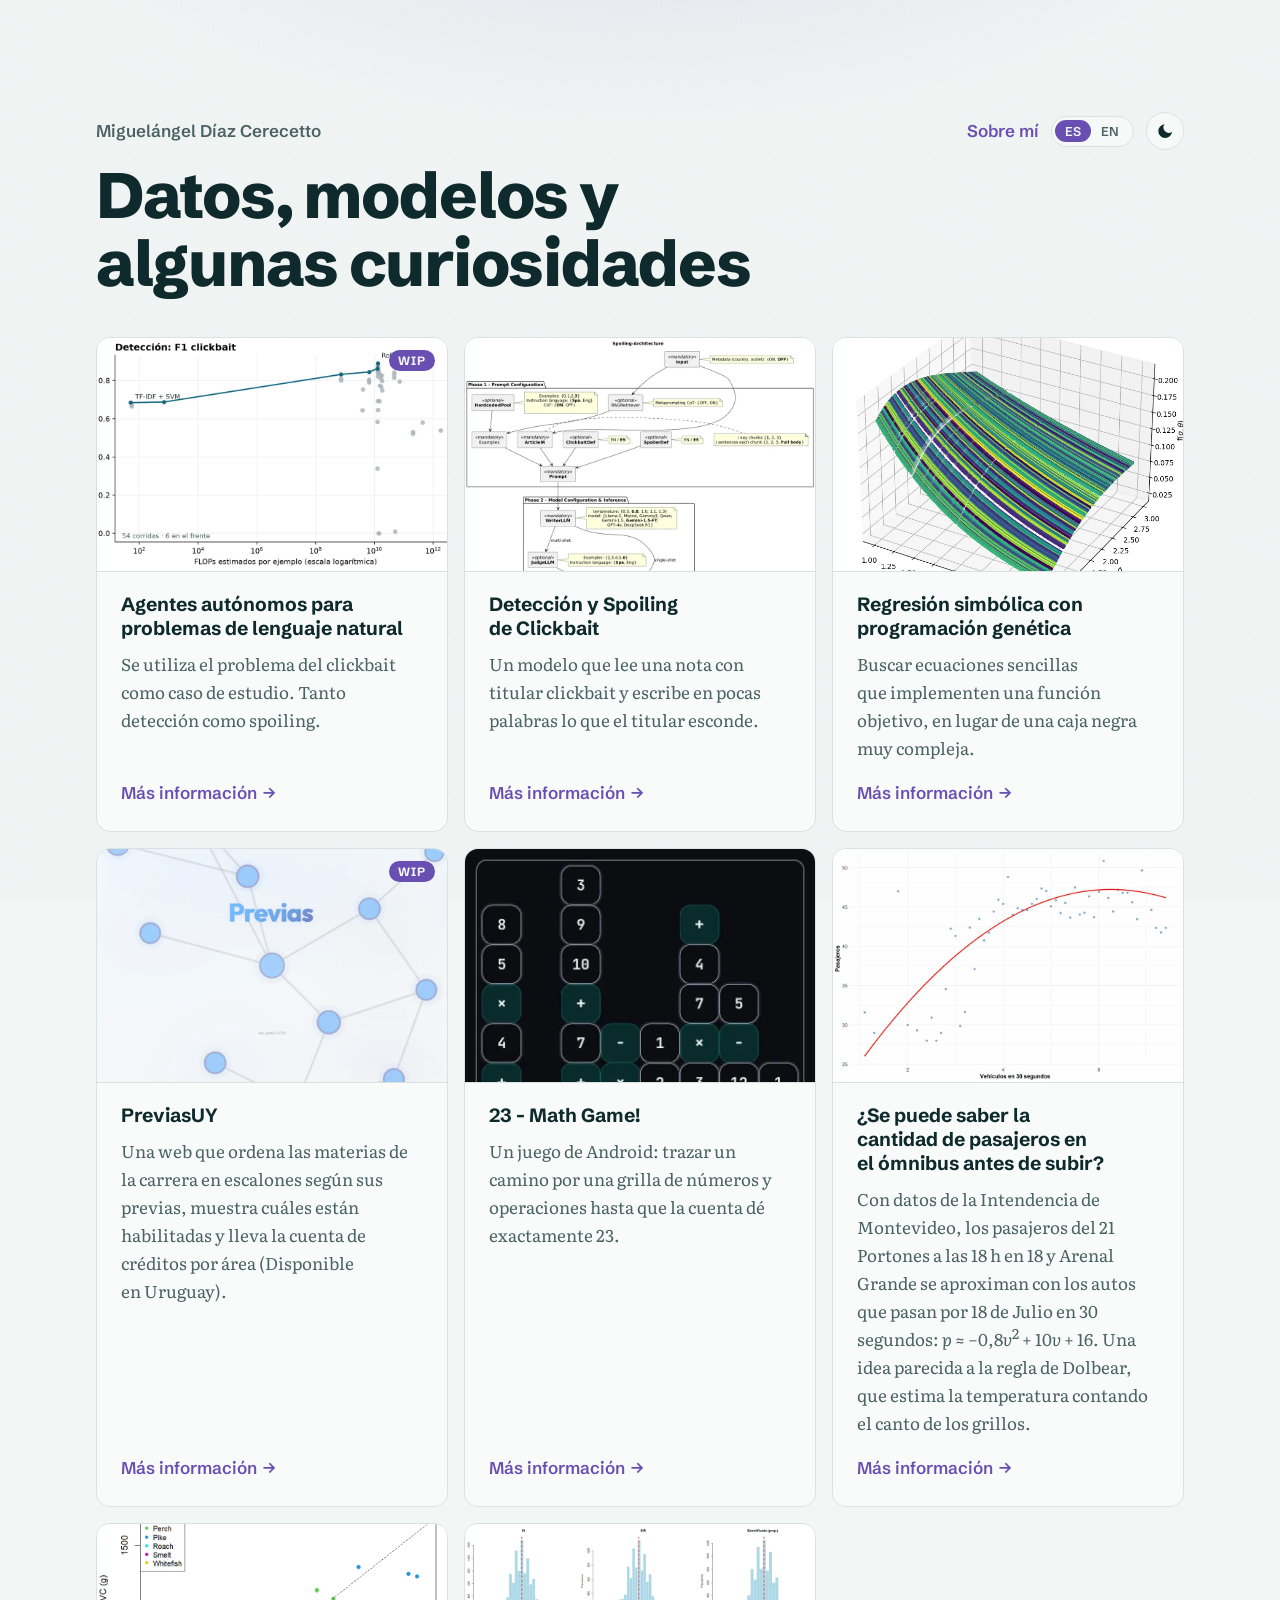
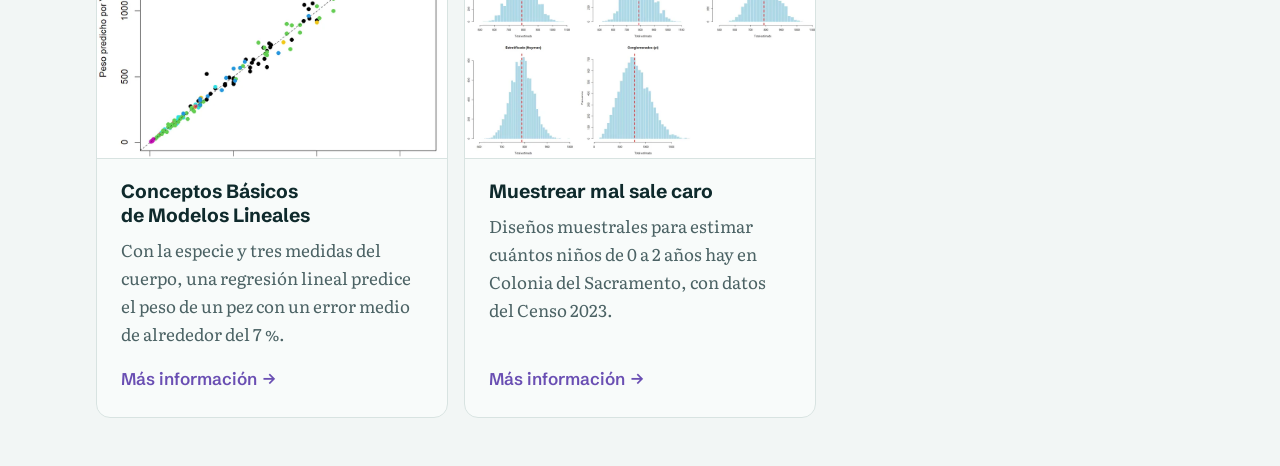
<file: index.html>
<!doctype html>
<html lang="es">
<head>
  <meta charset="utf-8">
  <meta name="viewport" content="width=device-width, initial-scale=1">
  <title>Miguelángel Díaz Cerecetto: datos, modelos y algunas curiosidades</title>
  <link rel="preconnect" href="https://fonts.googleapis.com">
  <link rel="preconnect" href="https://fonts.gstatic.com" crossorigin>
  <link rel="stylesheet" href="https://fonts.googleapis.com/css2?family=Literata:ital,opsz,wght@0,7..72,400..700;1,7..72,400..700&family=Schibsted+Grotesk:wght@400..900&display=swap">
  <link rel="alternate" hreflang="en" href="en/index.html">
  <link rel="stylesheet" href="styles.css">
  <script src="tema.js"></script>
</head>
<body>
  <header>
    <nav class="barra">
      <p class="autor">Miguelángel Díaz Cerecetto</p>
      <div class="acciones">
        <a href="sobre_mi.html">Sobre mí</a>
        <div class="idioma" role="group" aria-label="Idioma / Language"><a href="index.html" lang="es" hreflang="es" aria-current="page">ES</a><a href="en/index.html" lang="en" hreflang="en">EN</a></div>
        <button class="cambiar-tema" type="button" aria-label="Cambiar tema"><svg class="icono-luna" viewBox="0 0 24 24" aria-hidden="true"><path d="M21 12.8A9 9 0 1 1 11.2 3a7 7 0 0 0 9.8 9.8z"/></svg><svg class="icono-sol" viewBox="0 0 24 24" aria-hidden="true"><circle cx="12" cy="12" r="4.2"/><path d="M12 2v2.2M12 19.8V22M4.9 4.9l1.6 1.6M17.5 17.5l1.6 1.6M2 12h2.2M19.8 12H22M4.9 19.1l1.6-1.6M17.5 6.5l1.6-1.6"/></svg></button>
      </div>
    </nav>
    <h1>Datos, modelos y algunas curiosidades</h1>
  </header>

  <main>
    <article id="agentes">
      <img src="img/agentes.webp" alt="Frente de Pareto de calidad contra costo de cómputo en la detección de clickbait" width="960" height="640" loading="lazy">
      <h2>Agentes autónomos para problemas de lenguaje natural <span class="wip">WIP</span></h2>
      <p>Se utiliza el problema del clickbait como caso de estudio. Tanto detección como spoiling.</p>
      <p><a href="https://diazcerecetto.github.io/clickbait/">Más información</a></p>
    </article>

    <article id="spoilers">
      <img src="img/spoilers.webp" alt="Diagrama del sistema de generación de spoilers presentado en IberLEF 2025" width="960" height="640" loading="lazy">
      <h2>Detección y Spoiling de Clickbait</h2>
      <p>Un modelo que lee una nota con titular clickbait y escribe en pocas palabras lo que el titular esconde.</p>
      <p><a href="https://ceur-ws.org/Vol-4098/TA1C_paper1.pdf">Más información</a></p>
    </article>

    <article id="regresion">
      <img src="img/regresion.webp" alt="Superficie tridimensional de una ecuación del benchmark Feynman" width="675" height="450" loading="lazy">
      <h2>Regresión simbólica con programación genética</h2>
      <p>Buscar ecuaciones sencillas que implementen una función objetivo, en lugar de una caja negra muy compleja.</p>
      <p><a href="https://hdl.handle.net/20.500.12008/48506">Más información</a></p>
    </article>

    <article id="previas">
      <img src="img/previas.webp" alt="Portada de previas.uy, con un grafo de materias de fondo" width="960" height="640" loading="lazy">
      <h2>PreviasUY<span class="wip">WIP</span></h2>
      <p>Una web que ordena las materias de la carrera en escalones según sus previas, muestra cuáles están habilitadas y lleva la cuenta de créditos por área (Disponible en Uruguay).</p>
      <p><a href="https://previas.uy">Más información</a></p>
    </article>

    <article id="juego23">
      <!-- Más adelante: versión web jugable en esta página. -->
      <img src="img/juego23.webp" alt="Grilla de números y operaciones del juego 23" width="720" height="480" loading="lazy">
      <h2>23 - Math Game!</h2>
      <p>Un juego de Android: trazar un camino por una grilla de números y operaciones hasta que la cuenta dé exactamente 23.</p>
      <p><a href="https://play.google.com/store/apps/details?id=com.twentythree.app">Más información</a></p>
    </article>

    <article id="omnibus">
      <img src="img/omnibus.webp" alt="Pasajeros según vehículos contados en 30 segundos, con el ajuste cuadrático" width="960" height="640" loading="lazy">
      <h2>¿Se puede saber la cantidad de pasajeros en el ómnibus antes de subir?</h2>
      <p>Con datos de la Intendencia de Montevideo, los pasajeros del 21 Portones a las 18&nbsp;h en 18 y Arenal Grande se aproximan con los autos que pasan por 18 de Julio en 30 segundos: <var>p</var> ≈ −0,8<var>v</var><sup>2</sup> + 10<var>v</var> + 16. Una idea parecida a la regla de Dolbear, que estima la temperatura contando el canto de los grillos.</p>
      <p><a href="https://github.com/DiazCerecetto/EstadisticaDescriptiva25/blob/main/docs/Poster.png">Más información</a></p>
    </article>

    <article id="peces">
      <img src="img/peces.webp" alt="Peso observado contra peso predicho por validación cruzada, coloreado por especie" width="960" height="640" loading="lazy">
      <h2>Conceptos Básicos de Modelos Lineales</h2>
      <p>Con la especie y tres medidas del cuerpo, una regresión lineal predice el peso de un pez con un error medio de alrededor del 7&nbsp;%.</p>
      <p><a href="https://github.com/DiazCerecetto/Biometria-peces-R">Más información</a></p>
    </article>

    <article id="muestreo">
      <img src="img/muestreo.webp" alt="Distribuciones empíricas del estimador del total en cada diseño muestral" width="960" height="640" loading="lazy">
      <h2>Muestrear mal sale caro</h2>
      <p>Diseños muestrales para estimar cuántos niños de 0 a 2 años hay en Colonia del Sacramento, con datos del Censo 2023.</p>
      <p><a href="https://github.com/DiazCerecetto/muestreo-hogares">Más información</a></p>
    </article>
  </main>
</body>
</html>
</file>
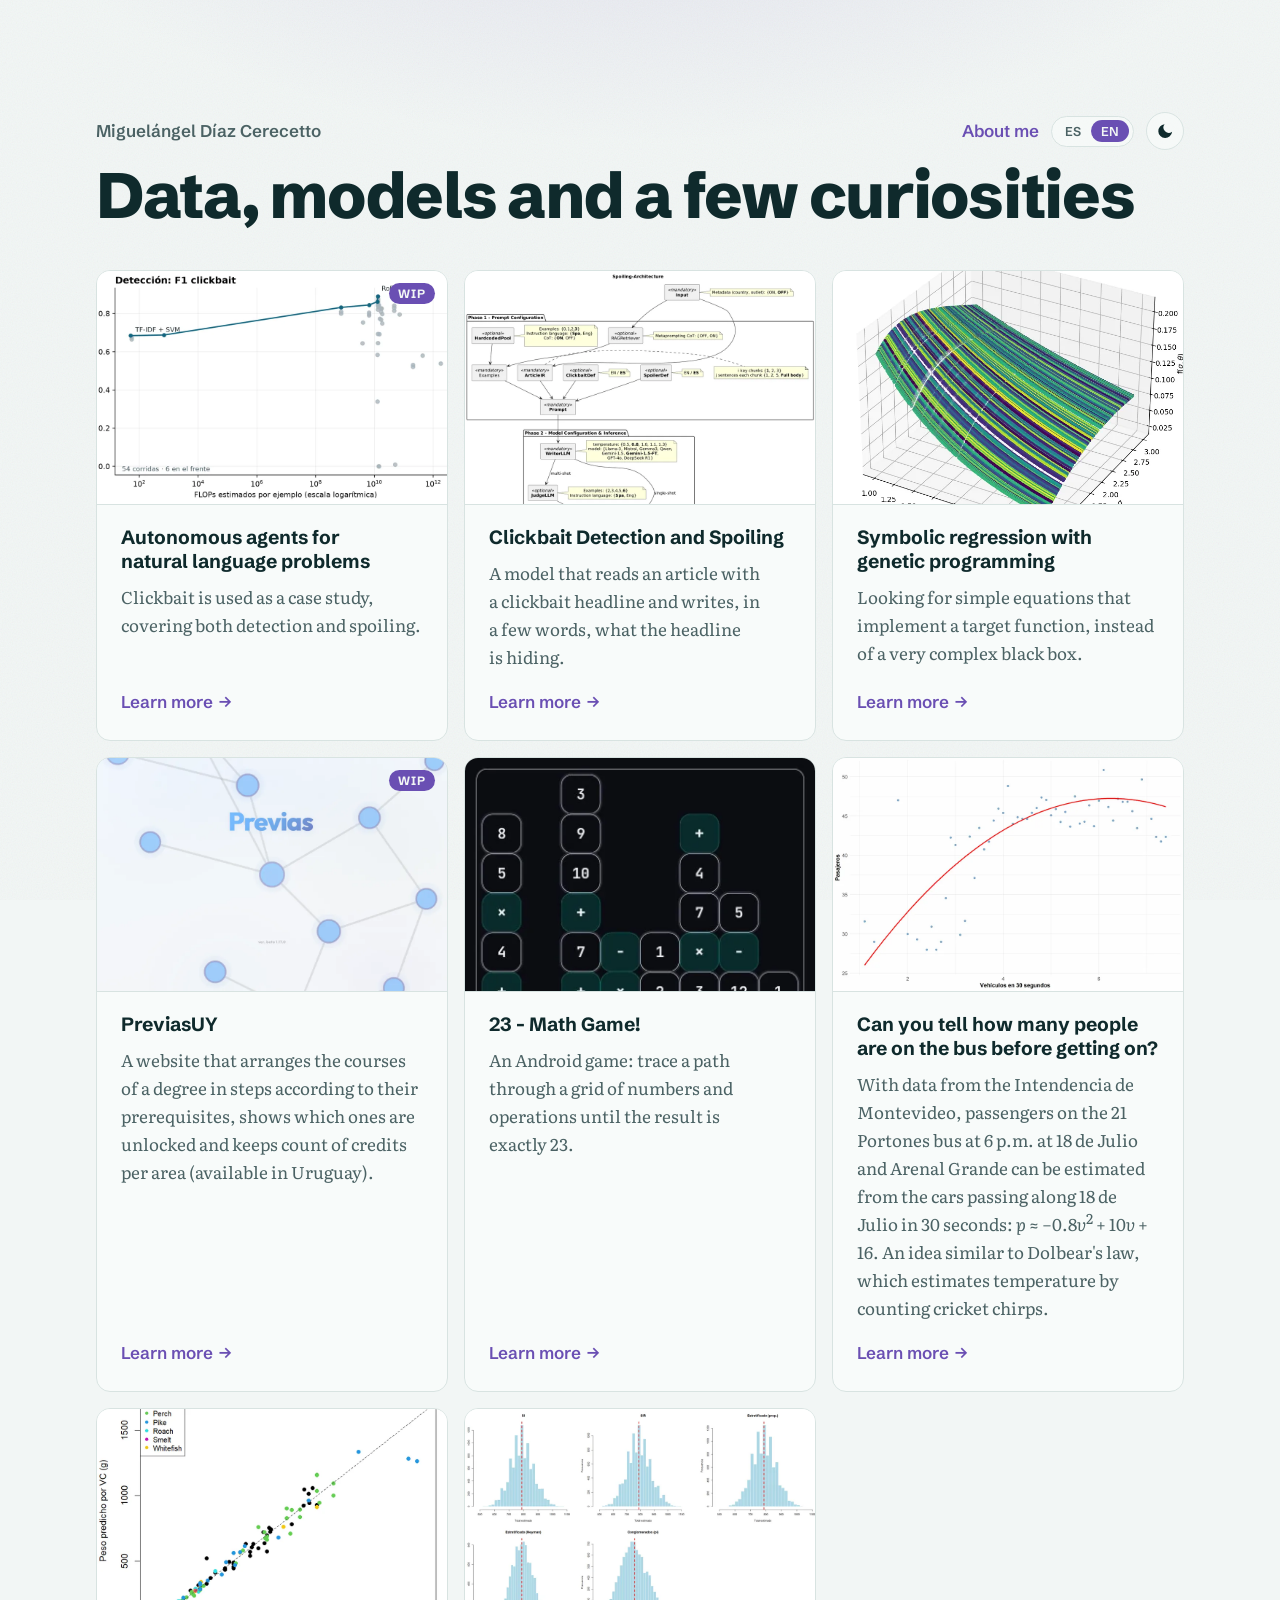
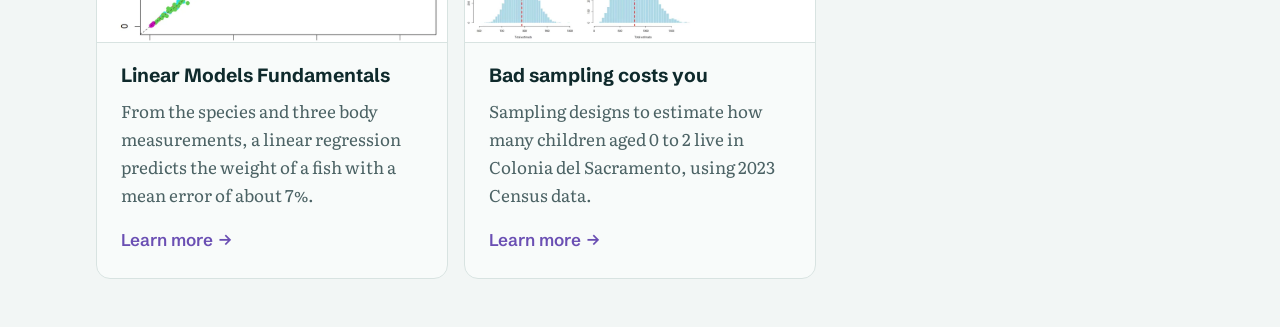
<file: en/index.html>
<!doctype html>
<html lang="en">
<head>
  <meta charset="utf-8">
  <meta name="viewport" content="width=device-width, initial-scale=1">
  <title>Miguelángel Díaz Cerecetto: data, models and a few curiosities</title>
  <link rel="preconnect" href="https://fonts.googleapis.com">
  <link rel="preconnect" href="https://fonts.gstatic.com" crossorigin>
  <link rel="stylesheet" href="https://fonts.googleapis.com/css2?family=Literata:ital,opsz,wght@0,7..72,400..700;1,7..72,400..700&family=Schibsted+Grotesk:wght@400..900&display=swap">
  <link rel="alternate" hreflang="es" href="../index.html">
  <link rel="stylesheet" href="../styles.css">
  <script src="../tema.js"></script>
</head>
<body>
  <header>
    <nav class="barra">
      <p class="autor">Miguelángel Díaz Cerecetto</p>
      <div class="acciones">
        <a href="about.html">About me</a>
        <div class="idioma" role="group" aria-label="Idioma / Language"><a href="../index.html" lang="es" hreflang="es">ES</a><a href="index.html" lang="en" hreflang="en" aria-current="page">EN</a></div>
        <button class="cambiar-tema" type="button" aria-label="Toggle theme"><svg class="icono-luna" viewBox="0 0 24 24" aria-hidden="true"><path d="M21 12.8A9 9 0 1 1 11.2 3a7 7 0 0 0 9.8 9.8z"/></svg><svg class="icono-sol" viewBox="0 0 24 24" aria-hidden="true"><circle cx="12" cy="12" r="4.2"/><path d="M12 2v2.2M12 19.8V22M4.9 4.9l1.6 1.6M17.5 17.5l1.6 1.6M2 12h2.2M19.8 12H22M4.9 19.1l1.6-1.6M17.5 6.5l1.6-1.6"/></svg></button>
      </div>
    </nav>
    <h1>Data, models and a few curiosities</h1>
  </header>

  <main>
    <article id="agentes">
      <img src="../img/agentes.webp" alt="Pareto front of quality against compute cost in clickbait detection" width="960" height="640" loading="lazy">
      <h2>Autonomous agents for natural language problems <span class="wip">WIP</span></h2>
      <p>Clickbait is used as a case study, covering both detection and spoiling.</p>
      <p><a href="https://diazcerecetto.github.io/clickbait/">Learn more</a></p>
    </article>

    <article id="spoilers">
      <img src="../img/spoilers.webp" alt="Diagram of the spoiler generation system presented at IberLEF 2025" width="960" height="640" loading="lazy">
      <h2>Clickbait Detection and Spoiling</h2>
      <p>A model that reads an article with a clickbait headline and writes, in a few words, what the headline is hiding.</p>
      <p><a href="https://ceur-ws.org/Vol-4098/TA1C_paper1.pdf">Learn more</a></p>
    </article>

    <article id="regresion">
      <img src="../img/regresion.webp" alt="Three-dimensional surface of an equation from the Feynman benchmark" width="675" height="450" loading="lazy">
      <h2>Symbolic regression with genetic programming</h2>
      <p>Looking for simple equations that implement a target function, instead of a very complex black box.</p>
      <p><a href="https://hdl.handle.net/20.500.12008/48506">Learn more</a></p>
    </article>

    <article id="previas">
      <img src="../img/previas.webp" alt="previas.uy home page, with a graph of courses in the background" width="960" height="640" loading="lazy">
      <h2>PreviasUY<span class="wip">WIP</span></h2>
      <p>A website that arranges the courses of a degree in steps according to their prerequisites, shows which ones are unlocked and keeps count of credits per area (available in Uruguay).</p>
      <p><a href="https://previas.uy">Learn more</a></p>
    </article>

    <article id="juego23">
      <!-- Later: playable web version on this page. -->
      <img src="../img/juego23.webp" alt="Grid of numbers and operations from the game 23" width="720" height="480" loading="lazy">
      <h2>23 - Math Game!</h2>
      <p>An Android game: trace a path through a grid of numbers and operations until the result is exactly 23.</p>
      <p><a href="https://play.google.com/store/apps/details?id=com.twentythree.app">Learn more</a></p>
    </article>

    <article id="omnibus">
      <img src="../img/omnibus.webp" alt="Passengers against vehicles counted in 30 seconds, with the quadratic fit" width="960" height="640" loading="lazy">
      <h2>Can you tell how many people are on the bus before getting on?</h2>
      <p>With data from the Intendencia de Montevideo, passengers on the 21 Portones bus at 6&nbsp;p.m. at 18 de Julio and Arenal Grande can be estimated from the cars passing along 18 de Julio in 30 seconds: <var>p</var> ≈ −0.8<var>v</var><sup>2</sup> + 10<var>v</var> + 16. An idea similar to Dolbear's law, which estimates temperature by counting cricket chirps.</p>
      <p><a href="https://github.com/DiazCerecetto/EstadisticaDescriptiva25/blob/main/docs/Poster.png">Learn more</a></p>
    </article>

    <article id="peces">
      <img src="../img/peces.webp" alt="Observed weight against cross-validated predicted weight, colored by species" width="960" height="640" loading="lazy">
      <h2>Linear Models Fundamentals</h2>
      <p>From the species and three body measurements, a linear regression predicts the weight of a fish with a mean error of about 7%.</p>
      <p><a href="https://github.com/DiazCerecetto/Biometria-peces-R">Learn more</a></p>
    </article>

    <article id="muestreo">
      <img src="../img/muestreo.webp" alt="Empirical distributions of the total estimator under each sampling design" width="960" height="640" loading="lazy">
      <h2>Bad sampling costs you</h2>
      <p>Sampling designs to estimate how many children aged 0 to 2 live in Colonia del Sacramento, using 2023 Census data.</p>
      <p><a href="https://github.com/DiazCerecetto/muestreo-hogares">Learn more</a></p>
    </article>
  </main>
</body>
</html>
</file>
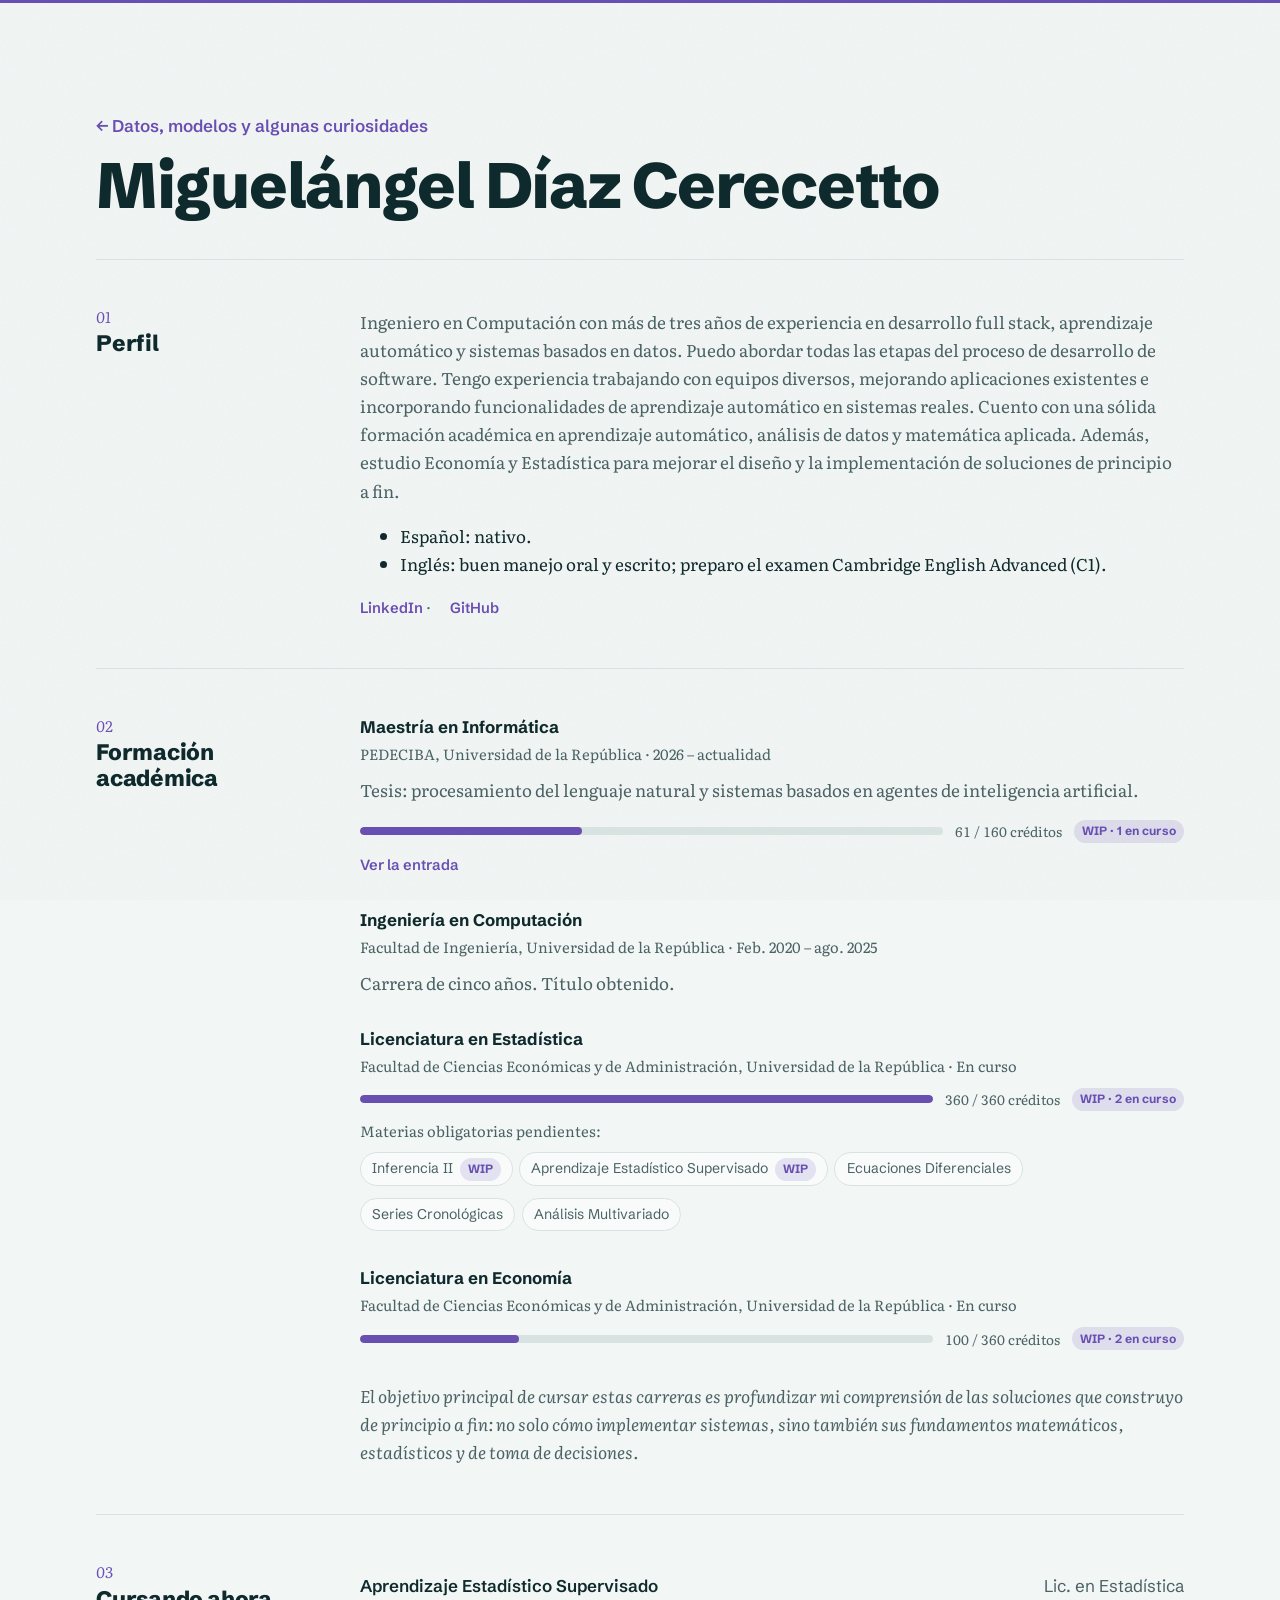
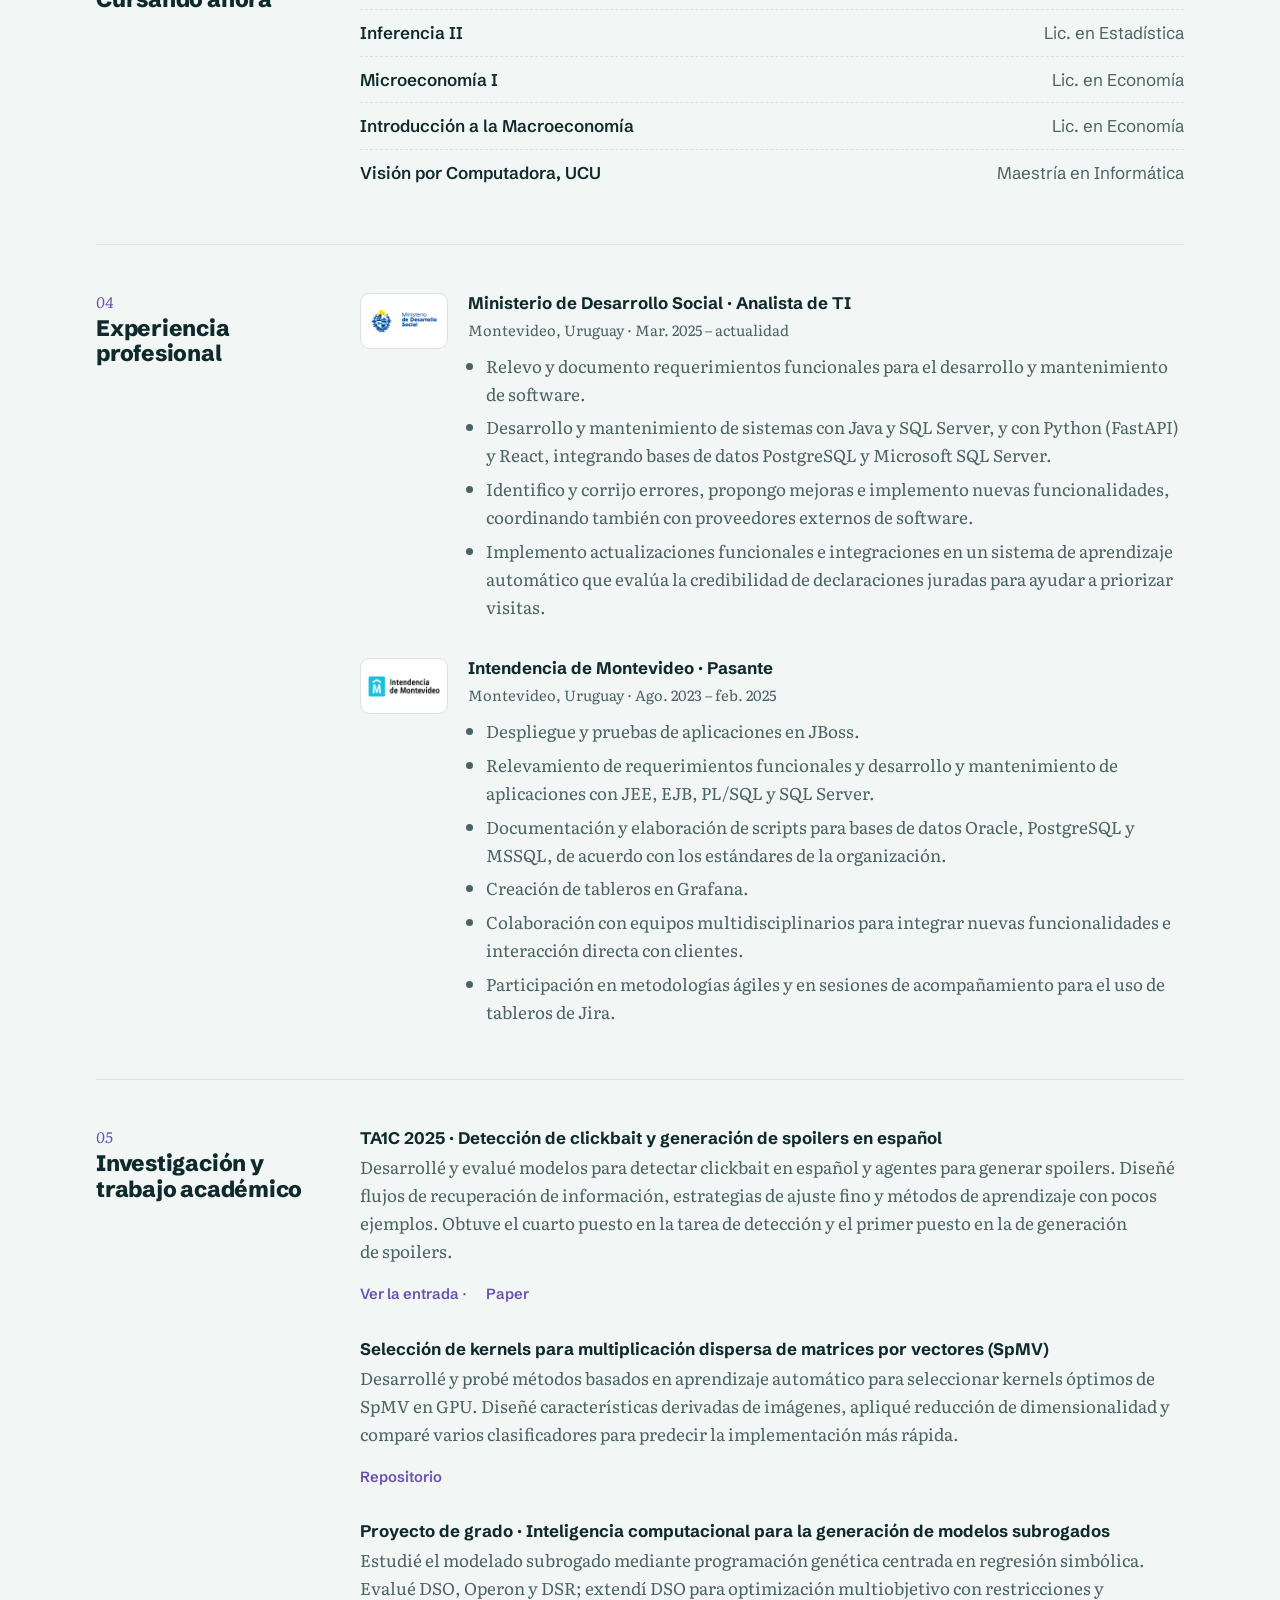
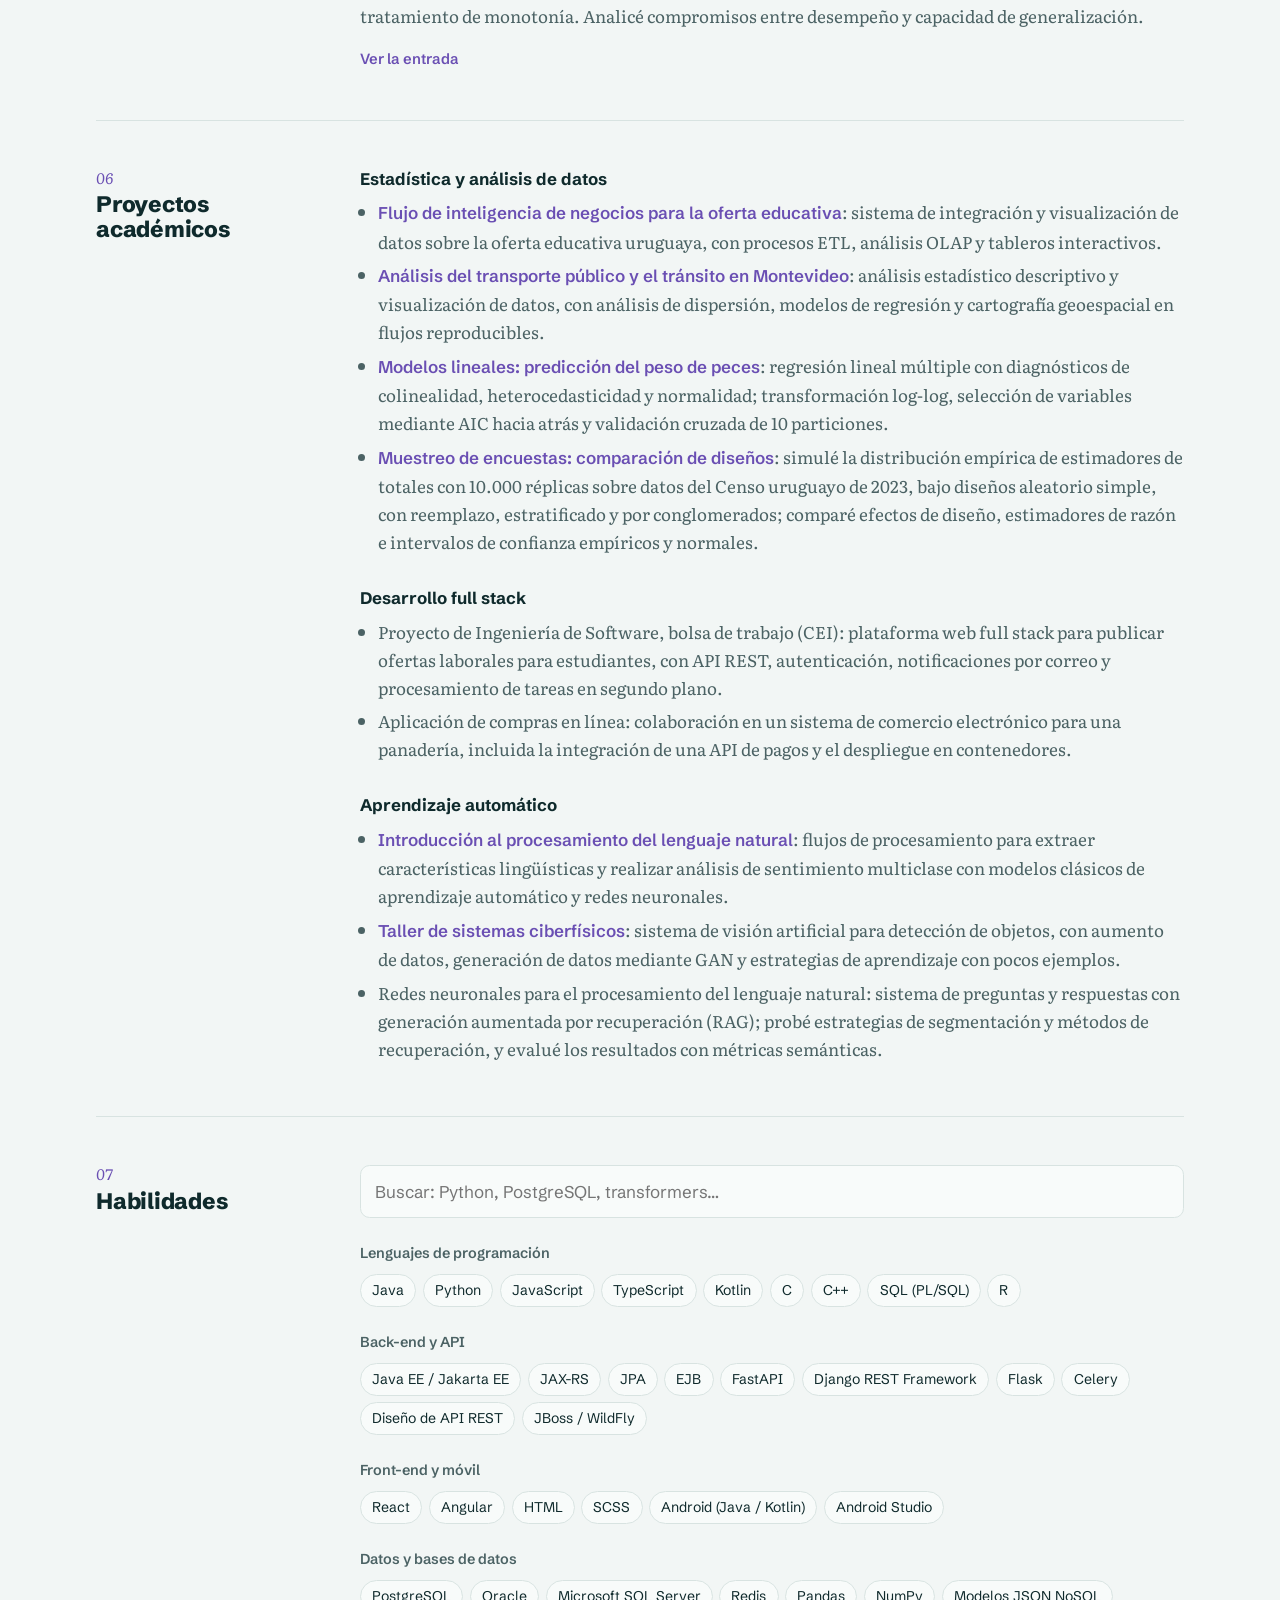
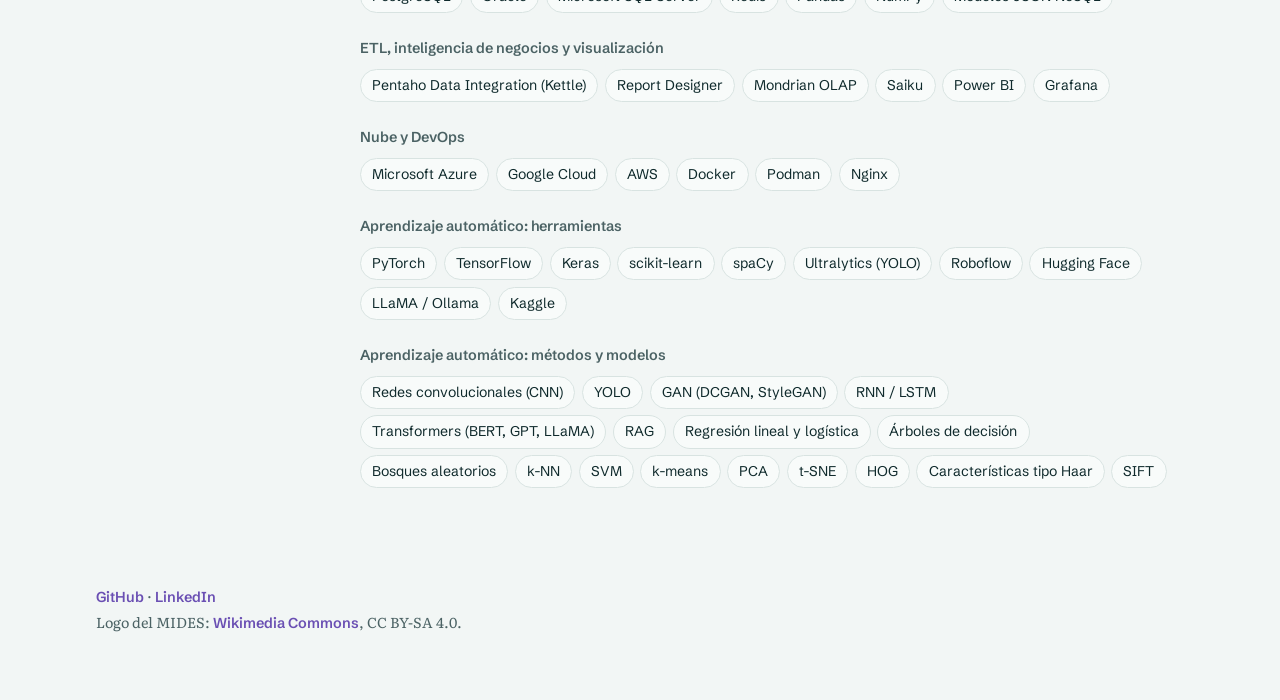
<file: cv.html>
<!doctype html>
<html lang="es">
<head>
  <meta charset="utf-8">
  <meta name="viewport" content="width=device-width, initial-scale=1">
  <title>Sobre mí</title>
  <link rel="preconnect" href="https://fonts.googleapis.com">
  <link rel="preconnect" href="https://fonts.gstatic.com" crossorigin>
  <link rel="stylesheet" href="https://fonts.googleapis.com/css2?family=Literata:ital,opsz,wght@0,7..72,400..700;1,7..72,400..700&family=Schibsted+Grotesk:wght@400..900&display=swap">
  <link rel="stylesheet" href="styles.css">
</head>
<body>
  <header>
    <nav class="barra">
      <a href="index.html">← Datos, modelos y algunas curiosidades</a>
    </nav>
    <h1>Miguelángel Díaz Cerecetto</h1>
  </header>

  <main class="cv">
    <section>
      <h2>Perfil</h2>
      <div>
        <p>Ingeniero en Computación con más de tres años de experiencia en desarrollo full stack, aprendizaje automático y sistemas basados en datos. Puedo abordar todas las etapas del proceso de desarrollo de software. Tengo experiencia trabajando con equipos diversos, mejorando aplicaciones existentes e incorporando funcionalidades de aprendizaje automático en sistemas reales. Cuento con una sólida formación académica en aprendizaje automático, análisis de datos y matemática aplicada. Además, estudio Economía y Estadística para mejorar el diseño y la implementación de soluciones de principio a fin.</p>
        <ul class="idiomas">
          <li>Español: nativo.</li>
          <li>Inglés: buen manejo oral y escrito; preparo el examen Cambridge English Advanced (C1).</li>
        </ul>
        <p class="enlaces"><a href="https://www.linkedin.com/in/diazcerecetto">LinkedIn</a> · <a href="https://github.com/DiazCerecetto">GitHub</a></p>
      </div>
    </section>

    <section>
      <h2>Formación académica</h2>
      <div>
        <div class="item">
          <h3>Maestría en Informática</h3>
          <p class="meta">PEDECIBA, Universidad de la República · 2026 – actualidad</p>
          <p>Tesis: procesamiento del lenguaje natural y sistemas basados en agentes de inteligencia artificial.</p>
          <div class="avance"><progress value="61" max="160">61 de 160</progress><span>61 / 160 créditos</span><span class="en-curso">WIP · 1 en curso</span></div>
          <p class="enlaces"><a href="index.html#agentes">Ver la entrada</a></p>
        </div>
        <div class="item">
          <h3>Ingeniería en Computación</h3>
          <p class="meta">Facultad de Ingeniería, Universidad de la República · Feb. 2020 – ago. 2025</p>
          <p>Carrera de cinco años. Título obtenido.</p>
        </div>
        <div class="item">
          <h3>Licenciatura en Estadística</h3>
          <p class="meta">Facultad de Ciencias Económicas y de Administración, Universidad de la República · En curso</p>
          <div class="avance"><progress value="360" max="360">360 de 360</progress><span>360 / 360 créditos</span><span class="en-curso">WIP · 2 en curso</span></div>
          <p class="pendiente">Materias obligatorias pendientes:</p>
          <ul class="chips pendientes">
            <li>Inferencia II <span class="en-curso">WIP</span></li>
            <li>Aprendizaje Estadístico Supervisado <span class="en-curso">WIP</span></li>
            <li>Ecuaciones Diferenciales</li>
            <li>Series Cronológicas</li>
            <li>Análisis Multivariado</li>
          </ul>
        </div>
        <div class="item">
          <h3>Licenciatura en Economía</h3>
          <p class="meta">Facultad de Ciencias Económicas y de Administración, Universidad de la República · En curso</p>
          <div class="avance"><progress value="100" max="360">100 de 360</progress><span>100 / 360 créditos</span><span class="en-curso">WIP · 2 en curso</span></div>
        </div>
        <p><em>El objetivo principal de cursar estas carreras es profundizar mi comprensión de las soluciones que construyo de principio a fin: no solo cómo implementar sistemas, sino también sus fundamentos matemáticos, estadísticos y de toma de decisiones.</em></p>
      </div>
    </section>

    <section>
      <h2>Cursando ahora</h2>
      <ul class="cursando">
        <li>Aprendizaje Estadístico Supervisado <span>Lic. en Estadística</span></li>
        <li>Inferencia II <span>Lic. en Estadística</span></li>
        <li>Microeconomía I <span>Lic. en Economía</span></li>
        <li>Introducción a la Macroeconomía <span>Lic. en Economía</span></li>
        <li>Visión por Computadora, UCU <span>Maestría en Informática</span></li>
      </ul>
    </section>

    <section>
      <h2>Experiencia profesional</h2>
      <div>
        <div class="item empleo">
          <img class="logo" src="img/logo-mides.png" alt="Logo del Ministerio de Desarrollo Social" width="344" height="140">
          <div>
            <h3>Ministerio de Desarrollo Social · Analista de TI</h3>
            <p class="meta">Montevideo, Uruguay · Mar. 2025 – actualidad</p>
            <ul>
              <li>Relevo y documento requerimientos funcionales para el desarrollo y mantenimiento de software.</li>
              <li>Desarrollo y mantenimiento de sistemas con Java y SQL Server, y con Python (FastAPI) y React, integrando bases de datos PostgreSQL y Microsoft SQL Server.</li>
              <li>Identifico y corrijo errores, propongo mejoras e implemento nuevas funcionalidades, coordinando también con proveedores externos de software.</li>
              <li>Implemento actualizaciones funcionales e integraciones en un sistema de aprendizaje automático que evalúa la credibilidad de declaraciones juradas para ayudar a priorizar visitas.</li>
            </ul>
          </div>
        </div>
        <div class="item empleo">
          <img class="logo" src="img/logo-intendencia.png" alt="Logo de la Intendencia de Montevideo" width="305" height="89">
          <div>
            <h3>Intendencia de Montevideo · Pasante</h3>
            <p class="meta">Montevideo, Uruguay · Ago. 2023 – feb. 2025</p>
            <ul>
              <li>Despliegue y pruebas de aplicaciones en JBoss.</li>
              <li>Relevamiento de requerimientos funcionales y desarrollo y mantenimiento de aplicaciones con JEE, EJB, PL/SQL y SQL Server.</li>
              <li>Documentación y elaboración de scripts para bases de datos Oracle, PostgreSQL y MSSQL, de acuerdo con los estándares de la organización.</li>
              <li>Creación de tableros en Grafana.</li>
              <li>Colaboración con equipos multidisciplinarios para integrar nuevas funcionalidades e interacción directa con clientes.</li>
              <li>Participación en metodologías ágiles y en sesiones de acompañamiento para el uso de tableros de Jira.</li>
            </ul>
          </div>
        </div>
      </div>
    </section>

    <section>
      <h2>Investigación y trabajo académico</h2>
      <div>
        <div class="item">
          <h3>TA1C 2025 · Detección de clickbait y generación de spoilers en español</h3>
          <p>Desarrollé y evalué modelos para detectar clickbait en español y agentes para generar spoilers. Diseñé flujos de recuperación de información, estrategias de ajuste fino y métodos de aprendizaje con pocos ejemplos. Obtuve el cuarto puesto en la tarea de detección y el primer puesto en la de generación de spoilers.</p>
          <p class="enlaces"><a href="index.html#spoilers">Ver la entrada</a> · <a href="https://ceur-ws.org/Vol-4098/TA1C_paper1.pdf">Paper</a></p>
        </div>
        <div class="item">
          <h3>Selección de kernels para multiplicación dispersa de matrices por vectores (SpMV)</h3>
          <p>Desarrollé y probé métodos basados en aprendizaje automático para seleccionar kernels óptimos de SpMV en GPU. Diseñé características derivadas de imágenes, apliqué reducción de dimensionalidad y comparé varios clasificadores para predecir la implementación más rápida.</p>
          <p class="enlaces"><a href="https://github.com/DiazCerecetto/SPMV">Repositorio</a></p>
        </div>
        <div class="item">
          <h3>Proyecto de grado · Inteligencia computacional para la generación de modelos subrogados</h3>
          <p>Estudié el modelado subrogado mediante programación genética centrada en regresión simbólica. Evalué DSO, Operon y DSR; extendí DSO para optimización multiobjetivo con restricciones y tratamiento de monotonía. Analicé compromisos entre desempeño y capacidad de generalización.</p>
          <p class="enlaces"><a href="index.html#regresion">Ver la entrada</a></p>
        </div>
      </div>
    </section>

    <section>
      <h2>Proyectos académicos</h2>
      <div>
        <div class="item">
          <h3>Estadística y análisis de datos</h3>
          <ul>
            <li><a href="https://github.com/DiazCerecetto/granvoldat">Flujo de inteligencia de negocios para la oferta educativa</a>: sistema de integración y visualización de datos sobre la oferta educativa uruguaya, con procesos ETL, análisis OLAP y tableros interactivos.</li>
            <li><a href="index.html#omnibus">Análisis del transporte público y el tránsito en Montevideo</a>: análisis estadístico descriptivo y visualización de datos, con análisis de dispersión, modelos de regresión y cartografía geoespacial en flujos reproducibles.</li>
            <li><a href="index.html#peces">Modelos lineales: predicción del peso de peces</a>: regresión lineal múltiple con diagnósticos de colinealidad, heterocedasticidad y normalidad; transformación log-log, selección de variables mediante AIC hacia atrás y validación cruzada de 10 particiones.</li>
            <li><a href="index.html#muestreo">Muestreo de encuestas: comparación de diseños</a>: simulé la distribución empírica de estimadores de totales con 10.000 réplicas sobre datos del Censo uruguayo de 2023, bajo diseños aleatorio simple, con reemplazo, estratificado y por conglomerados; comparé efectos de diseño, estimadores de razón e intervalos de confianza empíricos y normales.</li>
          </ul>
        </div>
        <div class="item">
          <h3>Desarrollo full stack</h3>
          <ul>
            <li>Proyecto de Ingeniería de Software, bolsa de trabajo (CEI): plataforma web full stack para publicar ofertas laborales para estudiantes, con API REST, autenticación, notificaciones por correo y procesamiento de tareas en segundo plano.</li>
            <li>Aplicación de compras en línea: colaboración en un sistema de comercio electrónico para una panadería, incluida la integración de una API de pagos y el despliegue en contenedores.</li>
          </ul>
        </div>
        <div class="item">
          <h3>Aprendizaje automático</h3>
          <ul>
            <li><a href="https://github.com/DiazCerecetto/IPLN">Introducción al procesamiento del lenguaje natural</a>: flujos de procesamiento para extraer características lingüísticas y realizar análisis de sentimiento multiclase con modelos clásicos de aprendizaje automático y redes neuronales.</li>
            <li><a href="https://gitlab.fing.edu.uy/miguelangel.diaz/TSCF-detector-malezas">Taller de sistemas ciberfísicos</a>: sistema de visión artificial para detección de objetos, con aumento de datos, generación de datos mediante GAN y estrategias de aprendizaje con pocos ejemplos.</li>
            <li>Redes neuronales para el procesamiento del lenguaje natural: sistema de preguntas y respuestas con generación aumentada por recuperación (RAG); probé estrategias de segmentación y métodos de recuperación, y evalué los resultados con métricas semánticas.</li>
          </ul>
        </div>
      </div>
    </section>

    <section>
      <h2>Habilidades</h2>
      <div>
        <input id="buscar-habilidad" type="search" placeholder="Buscar: Python, PostgreSQL, transformers…" aria-label="Buscar una habilidad">

        <div class="grupo">
          <h3>Lenguajes de programación</h3>
          <ul class="chips"><li>Java</li><li>Python</li><li>JavaScript</li><li>TypeScript</li><li>Kotlin</li><li>C</li><li>C++</li><li>SQL (PL/SQL)</li><li>R</li></ul>
        </div>
        <div class="grupo">
          <h3>Back-end y API</h3>
          <ul class="chips"><li>Java EE / Jakarta EE</li><li>JAX-RS</li><li>JPA</li><li>EJB</li><li>FastAPI</li><li>Django REST Framework</li><li>Flask</li><li>Celery</li><li>Diseño de API REST</li><li>JBoss / WildFly</li></ul>
        </div>
        <div class="grupo">
          <h3>Front-end y móvil</h3>
          <ul class="chips"><li>React</li><li>Angular</li><li>HTML</li><li>SCSS</li><li>Android (Java / Kotlin)</li><li>Android Studio</li></ul>
        </div>
        <div class="grupo">
          <h3>Datos y bases de datos</h3>
          <ul class="chips"><li>PostgreSQL</li><li>Oracle</li><li>Microsoft SQL Server</li><li>Redis</li><li>Pandas</li><li>NumPy</li><li>Modelos JSON NoSQL</li></ul>
        </div>
        <div class="grupo">
          <h3>ETL, inteligencia de negocios y visualización</h3>
          <ul class="chips"><li>Pentaho Data Integration (Kettle)</li><li>Report Designer</li><li>Mondrian OLAP</li><li>Saiku</li><li>Power BI</li><li>Grafana</li></ul>
        </div>
        <div class="grupo">
          <h3>Nube y DevOps</h3>
          <ul class="chips"><li>Microsoft Azure</li><li>Google Cloud</li><li>AWS</li><li>Docker</li><li>Podman</li><li>Nginx</li></ul>
        </div>
        <div class="grupo">
          <h3>Aprendizaje automático: herramientas</h3>
          <ul class="chips"><li>PyTorch</li><li>TensorFlow</li><li>Keras</li><li>scikit-learn</li><li>spaCy</li><li>Ultralytics (YOLO)</li><li>Roboflow</li><li>Hugging Face</li><li>LLaMA / Ollama</li><li>Kaggle</li></ul>
        </div>
        <div class="grupo">
          <h3>Aprendizaje automático: métodos y modelos</h3>
          <ul class="chips"><li>Redes convolucionales (CNN)</li><li>YOLO</li><li>GAN (DCGAN, StyleGAN)</li><li>RNN / LSTM</li><li>Transformers (BERT, GPT, LLaMA)</li><li>RAG</li><li>Regresión lineal y logística</li><li>Árboles de decisión</li><li>Bosques aleatorios</li><li>k-NN</li><li>SVM</li><li>k-means</li><li>PCA</li><li>t-SNE</li><li>HOG</li><li>Características tipo Haar</li><li>SIFT</li></ul>
        </div>

        <p class="sin-resultados" hidden>No hay habilidades que coincidan.</p>
      </div>
    </section>
  </main>

  <footer>
    <p><a href="https://github.com/DiazCerecetto">GitHub</a> · <a href="https://www.linkedin.com/in/diazcerecetto">LinkedIn</a></p>
    <p>Logo del MIDES: <a href="https://commons.wikimedia.org/wiki/File:Ministerio_de_Desarrollo_Social_de_Uruguay.png">Wikimedia Commons</a>, CC BY-SA 4.0.</p>
  </footer>

  <script src="cv.js"></script>
</body>
</html>
</file>
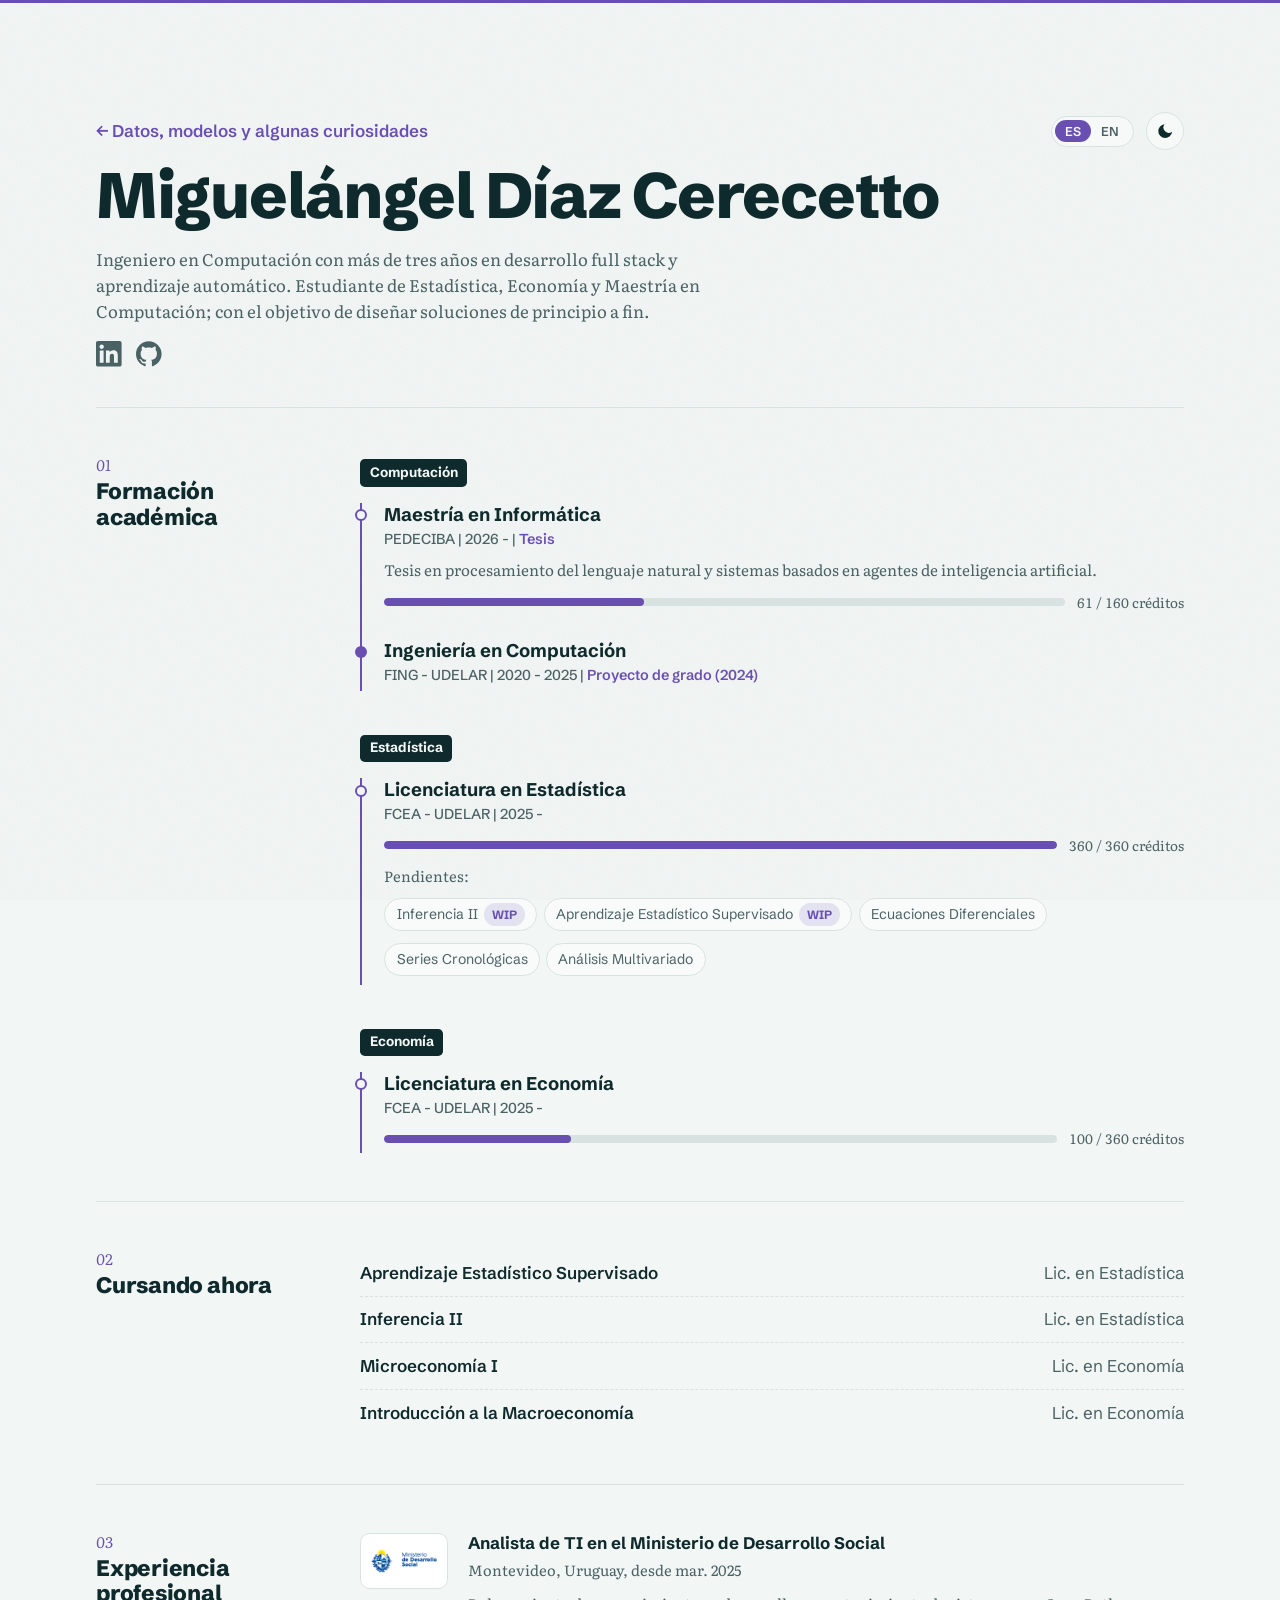
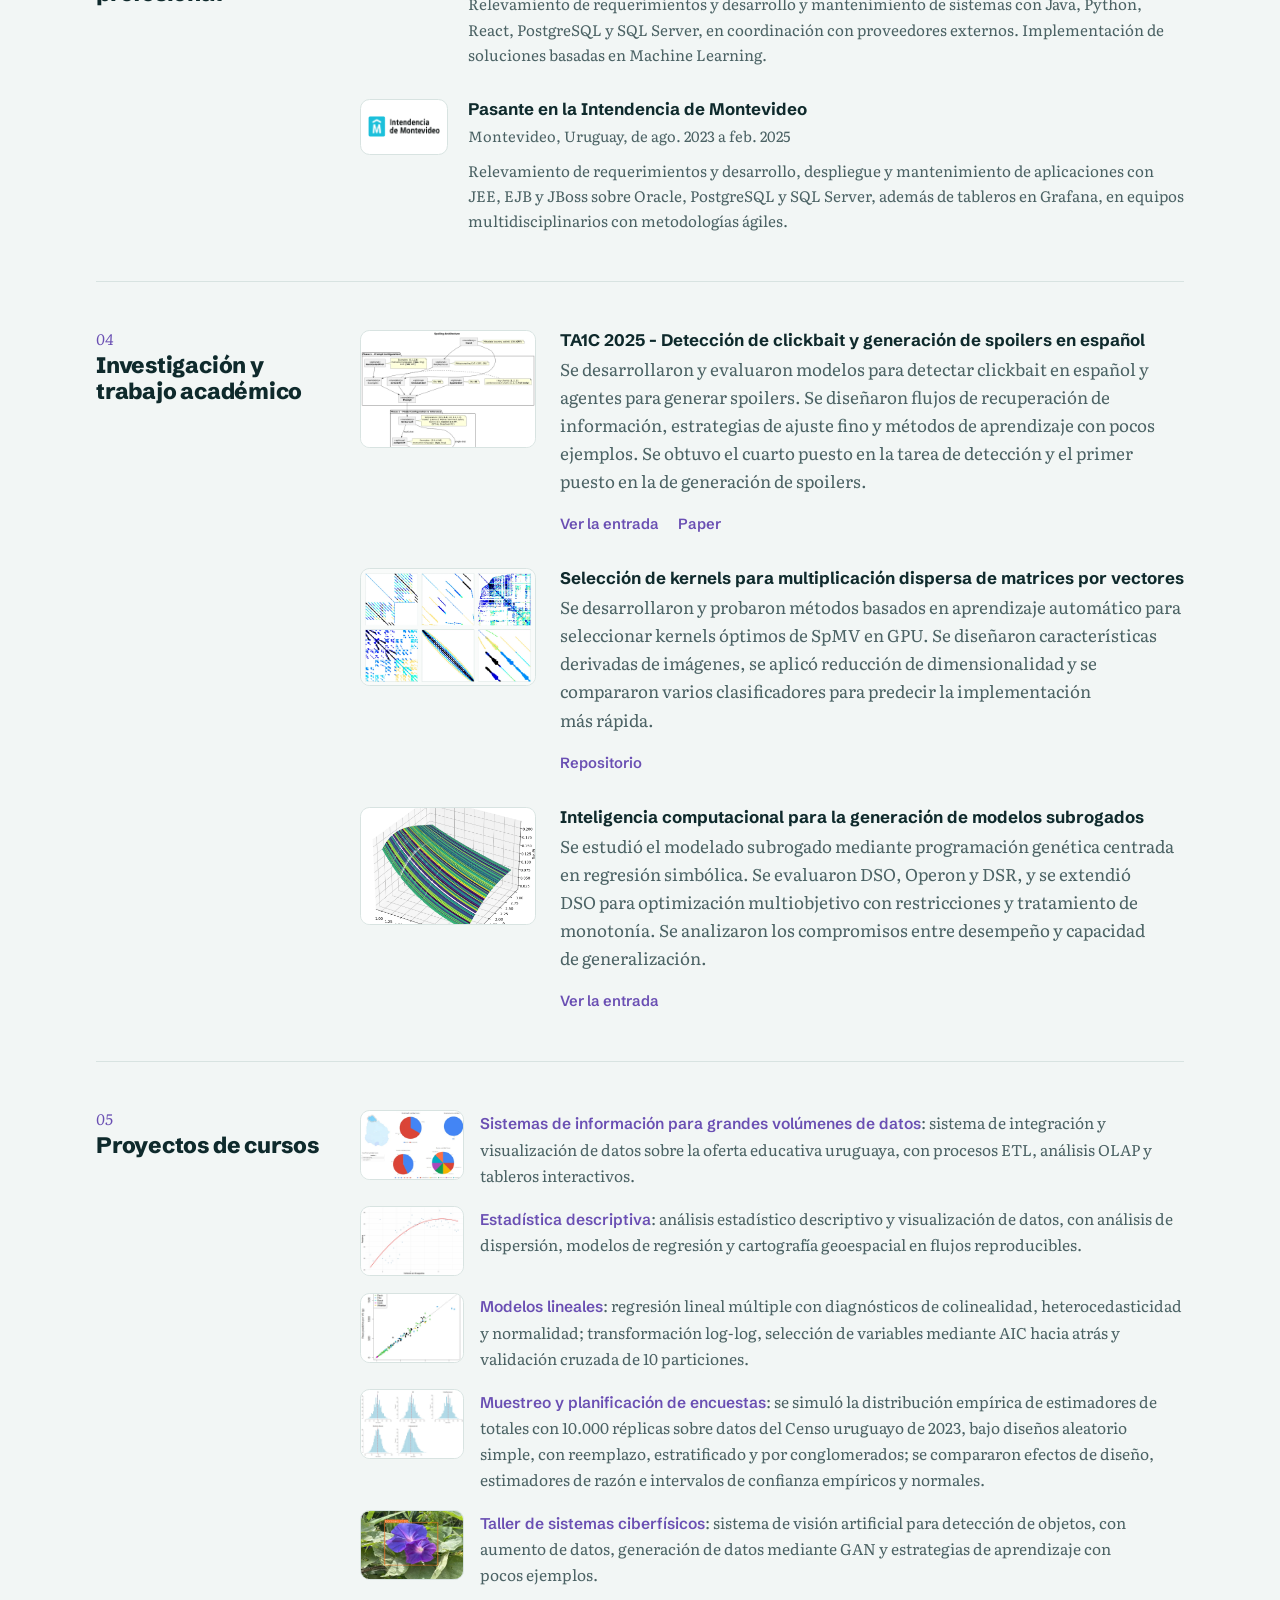
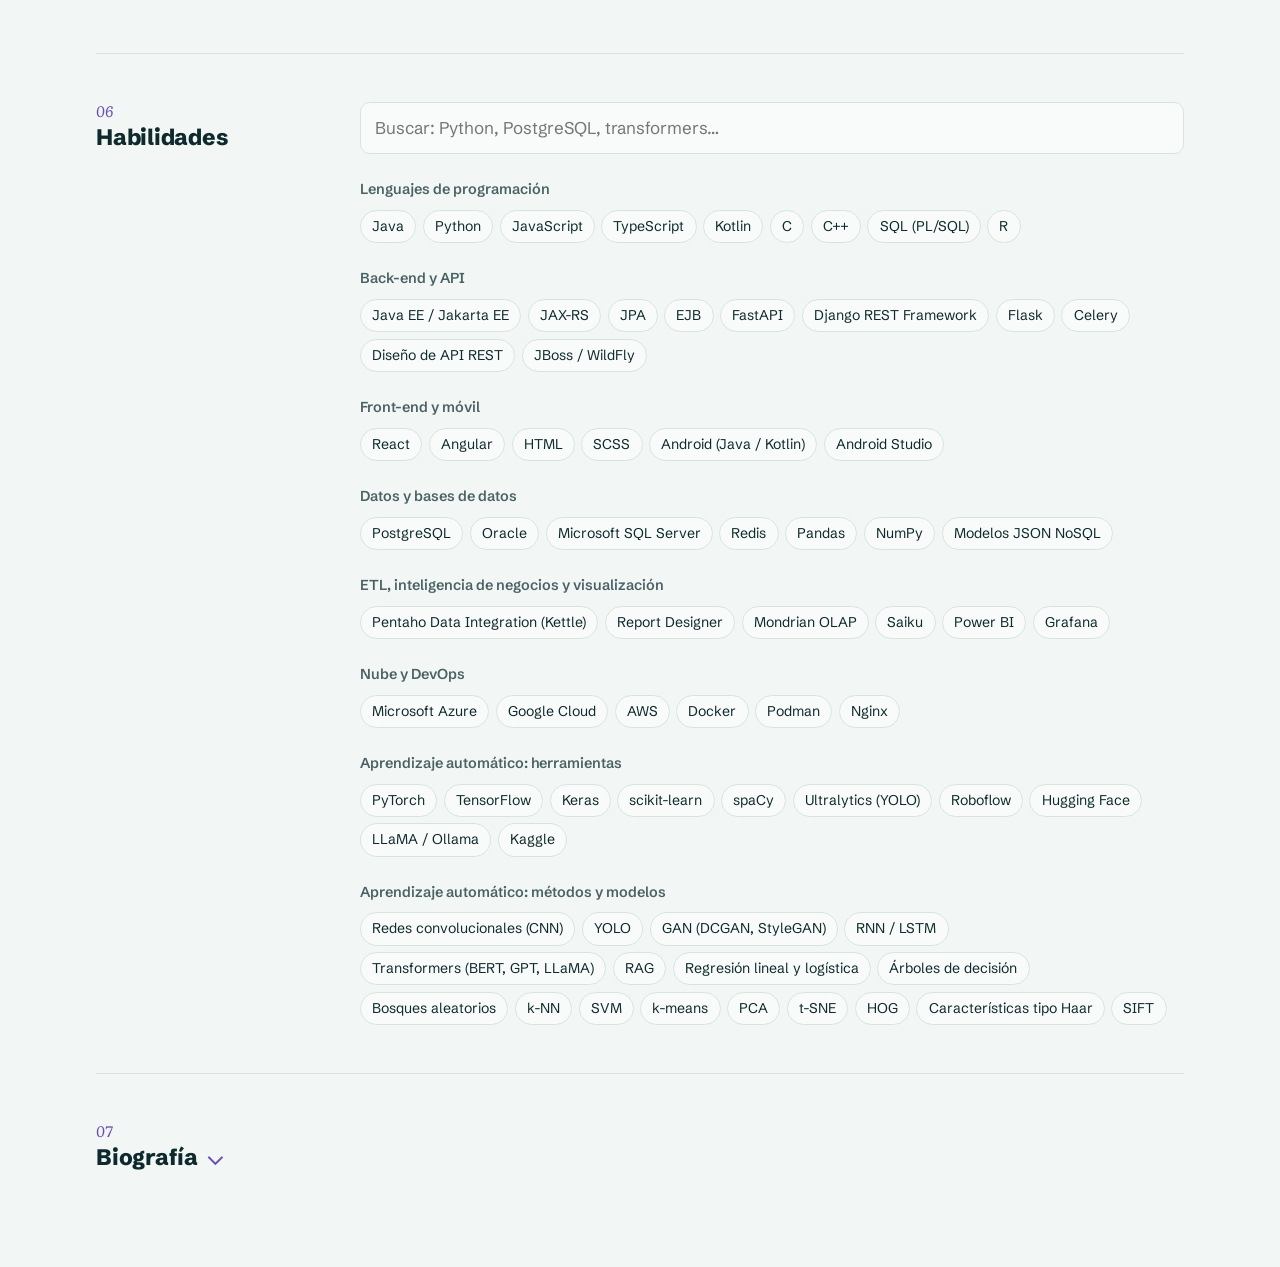
<file: sobre_mi.html>
<!doctype html>
<html lang="es">
<head>
  <meta charset="utf-8">
  <meta name="viewport" content="width=device-width, initial-scale=1">
  <title>Sobre mí</title>
  <link rel="preconnect" href="https://fonts.googleapis.com">
  <link rel="preconnect" href="https://fonts.gstatic.com" crossorigin>
  <link rel="stylesheet" href="https://fonts.googleapis.com/css2?family=Literata:ital,opsz,wght@0,7..72,400..700;1,7..72,400..700&family=Schibsted+Grotesk:wght@400..900&display=swap">
  <link rel="alternate" hreflang="en" href="en/about.html">
  <link rel="stylesheet" href="styles.css">
  <script src="tema.js"></script>
</head>
<body>
  <header>
    <nav class="barra">
      <a href="index.html">← Datos, modelos y algunas curiosidades</a>
      <div class="acciones">
        <div class="idioma" role="group" aria-label="Idioma / Language"><a href="sobre_mi.html" lang="es" hreflang="es" aria-current="page">ES</a><a href="en/about.html" lang="en" hreflang="en">EN</a></div>
        <button class="cambiar-tema" type="button" aria-label="Cambiar tema"><svg class="icono-luna" viewBox="0 0 24 24" aria-hidden="true"><path d="M21 12.8A9 9 0 1 1 11.2 3a7 7 0 0 0 9.8 9.8z"/></svg><svg class="icono-sol" viewBox="0 0 24 24" aria-hidden="true"><circle cx="12" cy="12" r="4.2"/><path d="M12 2v2.2M12 19.8V22M4.9 4.9l1.6 1.6M17.5 17.5l1.6 1.6M2 12h2.2M19.8 12H22M4.9 19.1l1.6-1.6M17.5 6.5l1.6-1.6"/></svg></button>
      </div>
    </nav>
    <h1>Miguelángel Díaz Cerecetto</h1>
    <p class="bajada">Ingeniero en Computación con más de tres años en desarrollo full stack y aprendizaje automático. Estudiante de Estadística, Economía y Maestría en Computación; con el objetivo de diseñar soluciones de principio a fin.</p>
    <p class="redes">
      <a href="https://www.linkedin.com/in/diazcerecetto" aria-label="LinkedIn" title="LinkedIn">
        <svg viewBox="0 0 24 24" aria-hidden="true"><path d="M20.447 20.452h-3.554v-5.569c0-1.328-.027-3.037-1.852-3.037-1.853 0-2.136 1.445-2.136 2.939v5.667H9.351V9h3.414v1.561h.046c.477-.9 1.637-1.85 3.37-1.85 3.601 0 4.267 2.37 4.267 5.455v6.286zM5.337 7.433c-1.144 0-2.063-.926-2.063-2.065 0-1.138.92-2.063 2.063-2.063 1.14 0 2.064.925 2.064 2.063 0 1.139-.925 2.065-2.064 2.065zm1.782 13.019H3.555V9h3.564v11.452zM22.225 0H1.771C.792 0 0 .774 0 1.729v20.542C0 23.227.792 24 1.771 24h20.451C23.2 24 24 23.227 24 22.271V1.729C24 .774 23.2 0 22.222 0h.003z"/></svg>
      </a>
      <a href="https://github.com/DiazCerecetto" aria-label="GitHub" title="GitHub">
        <svg viewBox="0 0 24 24" aria-hidden="true"><path d="M12 .297c-6.63 0-12 5.373-12 12 0 5.303 3.438 9.8 8.205 11.385.6.113.82-.258.82-.577 0-.285-.01-1.04-.015-2.04-3.338.724-4.042-1.61-4.042-1.61C4.422 18.07 3.633 17.7 3.633 17.7c-1.087-.744.084-.729.084-.729 1.205.084 1.838 1.236 1.838 1.236 1.07 1.835 2.809 1.305 3.495.998.108-.776.417-1.305.76-1.605-2.665-.3-5.466-1.332-5.466-5.93 0-1.31.465-2.38 1.235-3.22-.135-.303-.54-1.523.105-3.176 0 0 1.005-.322 3.3 1.23.96-.267 1.98-.399 3-.405 1.02.006 2.04.138 3 .405 2.28-1.552 3.285-1.23 3.285-1.23.645 1.653.24 2.873.12 3.176.765.84 1.23 1.91 1.23 3.22 0 4.61-2.805 5.625-5.475 5.92.42.36.81 1.096.81 2.22 0 1.606-.015 2.896-.015 3.286 0 .315.21.69.825.57C20.565 22.092 24 17.592 24 12.297c0-6.627-5.373-12-12-12"/></svg>
      </a>
    </p>
  </header>

  <main class="cv">
    <section>
      <h2>Formación académica</h2>
      <div>
        <div class="area">
          <h3>Computación</h3>
          <div class="item">
            <h4><span class="carrera">Maestría en Informática</span><span class="sep"> | </span><span class="datos">PEDECIBA | 2026 - | <a href="https://diazcerecetto.github.io/clickbait/">Tesis</a></span></h4>
            <p>Tesis en procesamiento del lenguaje natural y sistemas basados en agentes de inteligencia artificial.</p>
            <div class="avance"><progress value="61" max="160">61 de 160</progress><span>61 / 160 créditos</span></div>
          </div>
          <div class="item terminada">
            <h4><span class="carrera">Ingeniería en Computación</span><span class="sep"> | </span><span class="datos">FING - UDELAR | 2020 - 2025 | <a href="https://hdl.handle.net/20.500.12008/48506">Proyecto de grado (2024)</a></span></h4>
          </div>
        </div>
        <div class="area">
          <h3>Estadística</h3>
          <div class="item">
            <h4><span class="carrera">Licenciatura en Estadística</span><span class="sep"> | </span><span class="datos">FCEA - UDELAR | 2025 -</span></h4>
            <div class="avance"><progress value="360" max="360">360 de 360</progress><span>360 / 360 créditos</span></div>
            <p class="pendiente">Pendientes:</p>
            <ul class="chips pendientes">
              <li>Inferencia II <span class="en-curso">WIP</span></li>
              <li>Aprendizaje Estadístico Supervisado <span class="en-curso">WIP</span></li>
              <li>Ecuaciones Diferenciales</li>
              <li>Series Cronológicas</li>
              <li>Análisis Multivariado</li>
            </ul>
          </div>
        </div>
        <div class="area">
          <h3>Economía</h3>
          <div class="item">
            <h4><span class="carrera">Licenciatura en Economía</span><span class="sep"> | </span><span class="datos">FCEA - UDELAR | 2025 -</span></h4>
            <div class="avance"><progress value="100" max="360">100 de 360</progress><span>100 / 360 créditos</span></div>
          </div>
        </div>
      </div>
    </section>

    <section>
      <h2>Cursando ahora</h2>
      <ul class="cursando">
        <li>Aprendizaje Estadístico Supervisado <span>Lic. en Estadística</span></li>
        <li>Inferencia II <span>Lic. en Estadística</span></li>
        <li>Microeconomía I <span>Lic. en Economía</span></li>
        <li>Introducción a la Macroeconomía <span>Lic. en Economía</span></li>
      </ul>
    </section>

    <section>
      <h2>Experiencia profesional</h2>
      <div>
        <div class="item empleo">
          <img class="logo" src="img/logo-mides.png" alt="Logo del Ministerio de Desarrollo Social" width="344" height="140">
          <div>
            <h3>Analista de TI en el Ministerio de Desarrollo Social</h3>
            <p class="meta">Montevideo, Uruguay, desde mar. 2025</p>
            <p class="nota">Relevamiento de requerimientos y desarrollo y mantenimiento de sistemas con Java, Python, React, PostgreSQL y SQL Server, en coordinación con proveedores externos. Implementación de soluciones basadas en Machine Learning.</p>
          </div>
        </div>
        <div class="item empleo">
          <img class="logo" src="img/logo-intendencia.png" alt="Logo de la Intendencia de Montevideo" width="305" height="89">
          <div>
            <h3>Pasante en la Intendencia de Montevideo</h3>
            <p class="meta">Montevideo, Uruguay, de ago. 2023 a feb. 2025</p>
            <p class="nota">Relevamiento de requerimientos y desarrollo, despliegue y mantenimiento de aplicaciones con JEE, EJB y JBoss sobre Oracle, PostgreSQL y SQL Server, además de tableros en Grafana, en equipos multidisciplinarios con metodologías ágiles.</p>
          </div>
        </div>
      </div>
    </section>

    <section>
      <h2>Investigación y trabajo académico</h2>
      <div>
        <div class="item con-imagen">
          <span class="miniatura"><img src="img/spoilers.webp" alt="" width="960" height="640" loading="lazy"></span>
          <div>
            <h3>TA1C 2025 - Detección de clickbait y generación de spoilers en español</h3>
            <p>Se desarrollaron y evaluaron modelos para detectar clickbait en español y agentes para generar spoilers. Se diseñaron flujos de recuperación de información, estrategias de ajuste fino y métodos de aprendizaje con pocos ejemplos. Se obtuvo el cuarto puesto en la tarea de detección y el primer puesto en la de generación de spoilers.</p>
            <p class="enlaces"><a href="index.html#spoilers">Ver la entrada</a> <a href="https://ceur-ws.org/Vol-4098/TA1C_paper1.pdf">Paper</a></p>
          </div>
        </div>
        <div class="item con-imagen">
          <span class="miniatura"><img src="img/spmv.webp" alt="" width="1054" height="712" loading="lazy"></span>
          <div>
            <h3>Selección de kernels para multiplicación dispersa de matrices por vectores</h3>
            <p>Se desarrollaron y probaron métodos basados en aprendizaje automático para seleccionar kernels óptimos de SpMV en GPU. Se diseñaron características derivadas de imágenes, se aplicó reducción de dimensionalidad y se compararon varios clasificadores para predecir la implementación más rápida.</p>
            <p class="enlaces"><a href="https://github.com/DiazCerecetto/SPMV">Repositorio</a></p>
          </div>
        </div>
        <div class="item con-imagen">
          <span class="miniatura"><img src="img/regresion.webp" alt="" width="675" height="450" loading="lazy"></span>
          <div>
            <h3>Inteligencia computacional para la generación de modelos subrogados</h3>
            <p>Se estudió el modelado subrogado mediante programación genética centrada en regresión simbólica. Se evaluaron DSO, Operon y DSR, y se extendió DSO para optimización multiobjetivo con restricciones y tratamiento de monotonía. Se analizaron los compromisos entre desempeño y capacidad de generalización.</p>
            <p class="enlaces"><a href="index.html#regresion">Ver la entrada</a></p>
          </div>
        </div>
      </div>
    </section>

    <section>
      <h2>Proyectos de cursos</h2>
      <div>
        <div class="item">
          <ul class="proyectos">
            <li><span class="miniatura"><img src="img/granvoldat.webp" alt="" width="600" height="400" loading="lazy"></span><p><a href="https://github.com/DiazCerecetto/granvoldat">Sistemas de información para grandes volúmenes de datos</a>: sistema de integración y visualización de datos sobre la oferta educativa uruguaya, con procesos ETL, análisis OLAP y tableros interactivos.</p></li>
            <li><span class="miniatura"><img src="img/omnibus.webp" alt="" width="960" height="640" loading="lazy"></span><p><a href="index.html#omnibus">Estadística descriptiva</a>: análisis estadístico descriptivo y visualización de datos, con análisis de dispersión, modelos de regresión y cartografía geoespacial en flujos reproducibles.</p></li>
            <li><span class="miniatura"><img src="img/peces.webp" alt="" width="960" height="640" loading="lazy"></span><p><a href="index.html#peces">Modelos lineales</a>: regresión lineal múltiple con diagnósticos de colinealidad, heterocedasticidad y normalidad; transformación log-log, selección de variables mediante AIC hacia atrás y validación cruzada de 10 particiones.</p></li>
            <li><span class="miniatura"><img src="img/muestreo.webp" alt="" width="960" height="640" loading="lazy"></span><p><a href="index.html#muestreo">Muestreo y planificación de encuestas</a>: se simuló la distribución empírica de estimadores de totales con 10.000 réplicas sobre datos del Censo uruguayo de 2023, bajo diseños aleatorio simple, con reemplazo, estratificado y por conglomerados; se compararon efectos de diseño, estimadores de razón e intervalos de confianza empíricos y normales.</p></li>
            <li><span class="miniatura"><img src="img/malezas.webp" alt="" width="600" height="400" loading="lazy"></span><p><a href="https://gitlab.fing.edu.uy/miguelangel.diaz/TSCF-detector-malezas">Taller de sistemas ciberfísicos</a>: sistema de visión artificial para detección de objetos, con aumento de datos, generación de datos mediante GAN y estrategias de aprendizaje con pocos ejemplos.</p></li>
          </ul>
        </div>
      </div>
    </section>

    <section>
      <h2>Habilidades</h2>
      <div>
        <input id="buscar-habilidad" type="search" placeholder="Buscar: Python, PostgreSQL, transformers…" aria-label="Buscar una habilidad">

        <div class="grupo">
          <h3>Lenguajes de programación</h3>
          <ul class="chips"><li>Java</li><li>Python</li><li>JavaScript</li><li>TypeScript</li><li>Kotlin</li><li>C</li><li>C++</li><li>SQL (PL/SQL)</li><li>R</li></ul>
        </div>
        <div class="grupo">
          <h3>Back-end y API</h3>
          <ul class="chips"><li>Java EE / Jakarta EE</li><li>JAX-RS</li><li>JPA</li><li>EJB</li><li>FastAPI</li><li>Django REST Framework</li><li>Flask</li><li>Celery</li><li>Diseño de API REST</li><li>JBoss / WildFly</li></ul>
        </div>
        <div class="grupo">
          <h3>Front-end y móvil</h3>
          <ul class="chips"><li>React</li><li>Angular</li><li>HTML</li><li>SCSS</li><li>Android (Java / Kotlin)</li><li>Android Studio</li></ul>
        </div>
        <div class="grupo">
          <h3>Datos y bases de datos</h3>
          <ul class="chips"><li>PostgreSQL</li><li>Oracle</li><li>Microsoft SQL Server</li><li>Redis</li><li>Pandas</li><li>NumPy</li><li>Modelos JSON NoSQL</li></ul>
        </div>
        <div class="grupo">
          <h3>ETL, inteligencia de negocios y visualización</h3>
          <ul class="chips"><li>Pentaho Data Integration (Kettle)</li><li>Report Designer</li><li>Mondrian OLAP</li><li>Saiku</li><li>Power BI</li><li>Grafana</li></ul>
        </div>
        <div class="grupo">
          <h3>Nube y DevOps</h3>
          <ul class="chips"><li>Microsoft Azure</li><li>Google Cloud</li><li>AWS</li><li>Docker</li><li>Podman</li><li>Nginx</li></ul>
        </div>
        <div class="grupo">
          <h3>Aprendizaje automático: herramientas</h3>
          <ul class="chips"><li>PyTorch</li><li>TensorFlow</li><li>Keras</li><li>scikit-learn</li><li>spaCy</li><li>Ultralytics (YOLO)</li><li>Roboflow</li><li>Hugging Face</li><li>LLaMA / Ollama</li><li>Kaggle</li></ul>
        </div>
        <div class="grupo">
          <h3>Aprendizaje automático: métodos y modelos</h3>
          <ul class="chips"><li>Redes convolucionales (CNN)</li><li>YOLO</li><li>GAN (DCGAN, StyleGAN)</li><li>RNN / LSTM</li><li>Transformers (BERT, GPT, LLaMA)</li><li>RAG</li><li>Regresión lineal y logística</li><li>Árboles de decisión</li><li>Bosques aleatorios</li><li>k-NN</li><li>SVM</li><li>k-means</li><li>PCA</li><li>t-SNE</li><li>HOG</li><li>Características tipo Haar</li><li>SIFT</li></ul>
        </div>

        <p class="sin-resultados" hidden>No hay habilidades que coincidan.</p>
      </div>
    </section>

    <section class="trayectoria">
      <details>
        <summary><h2>Biografía</h2></summary>
        <ol class="recorrido">
          <li class="anio">
            <h3>2011</h3>
            <ul>
              <li class="hito premio">
                <div>
                  <h4>Mención de honor en la Olimpíada de Matemáticas de Casavalle</h4>
                  <p>4to año de escuela. Organizada por el Centro Educativo Los Pinos.</p>
                </div>
                <span class="miniatura"><img src="img/logro-casavalle-2011.webp" alt="Diploma de la mención de honor de 2011" width="480" height="227" loading="lazy"></span>
              </li>
            </ul>
          </li>
          <li class="anio">
            <h3>2012</h3>
            <ul>
              <li class="hito premio">
                <div>
                  <h4>Medalla de bronce en la Olimpíada de Matemáticas de Casavalle</h4>
                  <p>5to año de escuela. Organizada por el Centro Educativo Los Pinos.</p>
                </div>
                <span class="miniatura"><img src="img/logro-casavalle-2012.webp" alt="Diploma de la medalla de bronce de 2012" width="480" height="204" loading="lazy"></span>
              </li>
              <li class="hito premio">
                <div>
                  <h4>Seleccionado Nacional de Matemática</h4>
                  <p>Final de la XXVII Olimpíada Nacional de Matemática, nivel I. Integrante del Seleccionado para 2013.</p>
                </div>
                <span class="miniatura"><img src="img/logro-seleccionado.webp" alt="Certificado del Seleccionado Nacional de Matemática" width="480" height="208" loading="lazy"></span>
              </li>
            </ul>
          </li>
          <li class="anio">
            <h3>2013</h3>
            <ul>
              <li class="hito premio">
                <div>
                  <h4>Primer premio en el Torneo Canguro Matemático</h4>
                  <p>XX Torneo, organizado por la Com-Partida de Matemática del Uruguay.</p>
                </div>
                <span class="miniatura"><img src="img/logro-canguro.webp" alt="Certificado del Torneo Canguro Matemático" width="480" height="211" loading="lazy"></span>
              </li>
              <li class="hito">
                <div>
                  <h4>Mathematical Olympiads for Elementary &amp; Middle Schools</h4>
                  <p>Participación en la edición 2012 - 2013 por el Centro Educativo Los Pinos.</p>
                </div>
                <span class="miniatura"><img src="img/logro-moems.webp" alt="Certificado de participación en las Mathematical Olympiads" width="480" height="259" loading="lazy"></span>
              </li>
              <li class="hito premio">
                <div>
                  <h4>Medalla de plata en la Olimpíada de Matemáticas de Casavalle</h4>
                  <p>6to año de escuela. Entrega de premios en el Centro Educativo Los Pinos, con el vicepresidente Danilo Astori. En la foto soy el segundo desde la izquierda en la fila de adelante. <a href="https://www.subrayado.com.uy/no-olvidemos-que-alumnos-son-el-centro-del-proceso-educativo-n26162">Foto y nota en Subrayado</a></p>
                </div>
                <div class="miniaturas">
                  <span class="miniatura"><img src="img/logro-casavalle-2013.webp" alt="Diploma de la medalla de plata de 2013" width="480" height="216" loading="lazy"></span>
                  <span class="miniatura"><img src="img/logro-casavalle.webp" alt="Escolares con sus diplomas junto a Danilo Astori en Los Pinos" width="403" height="304" loading="lazy"></span>
                </div>
              </li>
              <li class="hito premio">
                <div>
                  <h4>Quinto premio en la Olimpíada Nacional de Matemática</h4>
                  <p>Final de la XXVIII Olimpíada. Integrante del Seleccionado para 2014.</p>
                </div>
                <span class="miniatura"><img src="img/logro-olimpiada.webp" alt="Certificado del quinto premio en la Olimpíada Nacional de Matemática" width="480" height="226" loading="lazy"></span>
              </li>
            </ul>
          </li>
          <li class="anio">
            <h3>2016</h3>
            <ul>
              <li class="hito premio">
                <div>
                  <h4>Medalla de bronce en la Olimpíada de Matemáticas de Casavalle</h4>
                  <p>3er año de liceo.</p>
                </div>
                <span class="miniatura"><img src="img/logro-casavalle-2016.webp" alt="Diploma de la medalla de bronce de 2016" width="480" height="236" loading="lazy"></span>
              </li>
              <li class="hito">
                <div>
                  <h4>Feria Tecnológica de Pensamiento Computacional</h4>
                  <p>Participación en la edición de 2016.</p>
                </div>
                <span class="miniatura"><img src="img/logro-feria.webp" alt="Constancia de la Feria Tecnológica de Pensamiento Computacional" width="480" height="249" loading="lazy"></span>
              </li>
            </ul>
          </li>
          <li class="anio">
            <h3>2017</h3>
            <ul>
              <li class="hito premio">
                <div>
                  <h4>Mención de honor en la Olimpíada de Matemáticas de Casavalle</h4>
                  <p>4to año de liceo.</p>
                </div>
                <span class="miniatura"><img src="img/logro-casavalle-2017.webp" alt="Diploma de la mención de honor de 2017" width="480" height="196" loading="lazy"></span>
              </li>
            </ul>
          </li>
          <li class="anio">
            <h3>2019</h3>
            <ul>
              <li class="hito premio">
                <div>
                  <h4>Segundo puesto en los Juegos Deportivos Nacionales</h4>
                  <p>Tercera categoría.</p>
                </div>
                <span class="miniatura"><img src="img/logro-ajedrez.webp" alt="Certificado de los Juegos Deportivos Nacionales" width="480" height="283" loading="lazy"></span>
              </li>
              <li class="hito premio">
                <div>
                  <h4>Egreso de Bachillerato</h4>
                  <p>Opción Científico Matemático, Consejo de Educación Secundaria.</p>
                </div>
              </li>
              <li class="hito premio">
                <div>
                  <h4>Reconocimiento Inspira</h4>
                  <p>Distinción del Consejo de Educación Secundaria a proyectos que, partiendo del aula, tuvieron repercusión nacional o internacional. Integrante del equipo del Liceo 15 que elaboró café de butiá. <a href="https://ladiaria.com.uy/educacion/articulo/2019/12/secundaria-entrego-25-premios-a-equipos-de-liceales-que-se-destacaron-durante-el-ano/">La ceremonia en la diaria</a></p>
                </div>
                <span class="miniatura"><img src="img/logro-inspira.webp" alt="Certificado del reconocimiento Inspira" width="480" height="201" loading="lazy"></span>
              </li>
            </ul>
          </li>
          <li class="anio">
            <h3>2020</h3>
            <ul>
              <li class="hito">
                <div>
                  <h4>Inicio de Ingeniería en Computación</h4>
                  <p>FING - UDELAR</p>
                </div>
              </li>
            </ul>
          </li>
          <li class="anio">
            <h3>2023</h3>
            <ul>
              <li class="hito premio">
                <div>
                  <h4>Título de Analista en Computación</h4>
                  <p>Título intermedio de Ingeniería en Computación. FING - UDELAR</p>
                </div>
              </li>
            </ul>
          </li>
          <li class="anio">
            <h3>2024</h3>
            <ul>
              <li class="hito">
                <div>
                  <h4>Inscripción a la Licenciatura en Matemática</h4>
                  <p>FCIEN - UDELAR</p>
                </div>
              </li>
              <li class="hito premio">
                <div>
                  <h4>Proyecto de grado con calificación máxima</h4>
                  <p><a href="https://hdl.handle.net/20.500.12008/48506">Inteligencia computacional para la generación de modelos subrogados</a>, con 12/12 en Ingeniería en Computación.</p>
                </div>
              </li>
            </ul>
          </li>
          <li class="anio">
            <h3>2025</h3>
            <ul>
              <li class="hito premio">
                <div>
                  <h4>Título de Ingeniero en Computación</h4>
                  <p>FING - UDELAR</p>
                </div>
              </li>
              <li class="hito">
                <div>
                  <h4>Inicio de las licenciaturas en Estadística y en Economía</h4>
                  <p>FCEA - UDELAR</p>
                </div>
              </li>
            </ul>
          </li>
          <li class="anio">
            <h3>2026</h3>
            <ul>
              <li class="hito">
                <div>
                  <h4>Inicio de la Maestría en Informática</h4>
                  <p>PEDECIBA | <a href="https://diazcerecetto.github.io/clickbait/">Tesis</a></p>
                </div>
              </li>
            </ul>
          </li>
        </ol>
      </details>
    </section>
  </main>

  <script src="cv.js"></script>
</body>
</html>
</file>
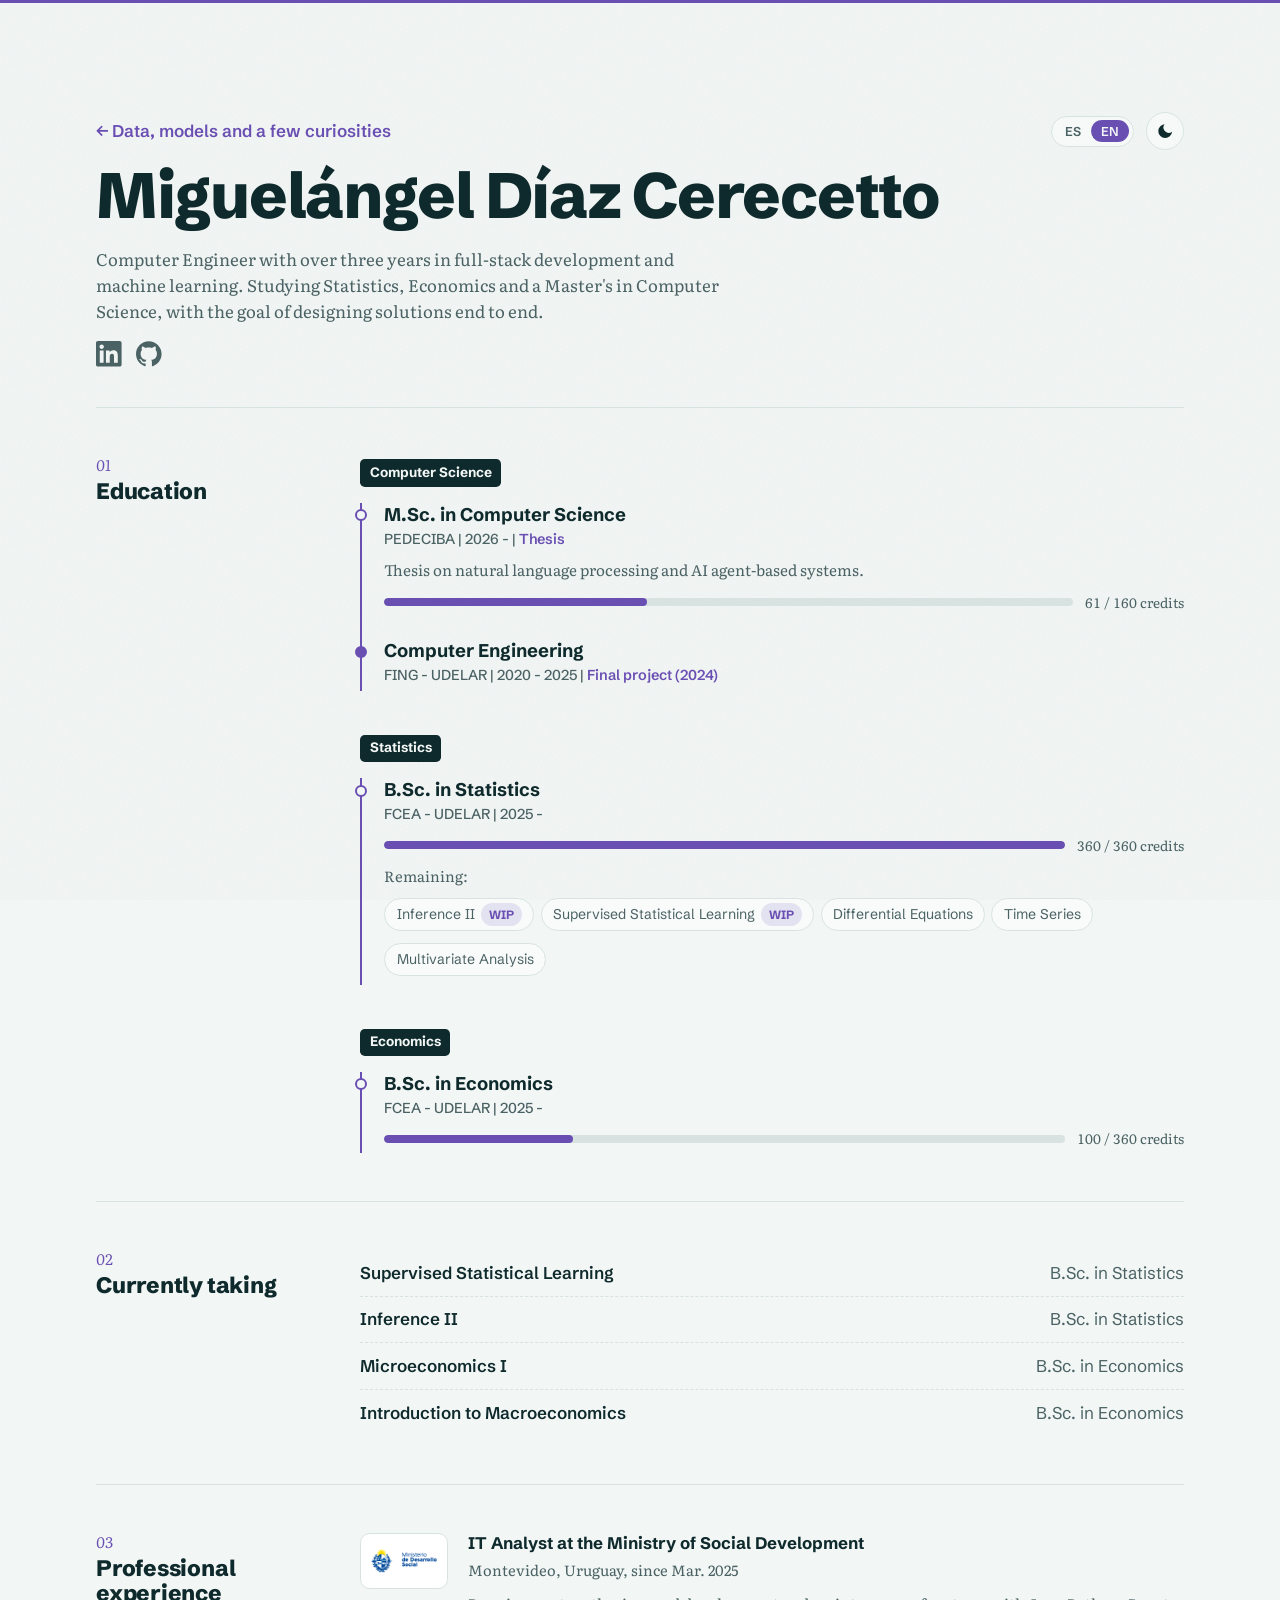
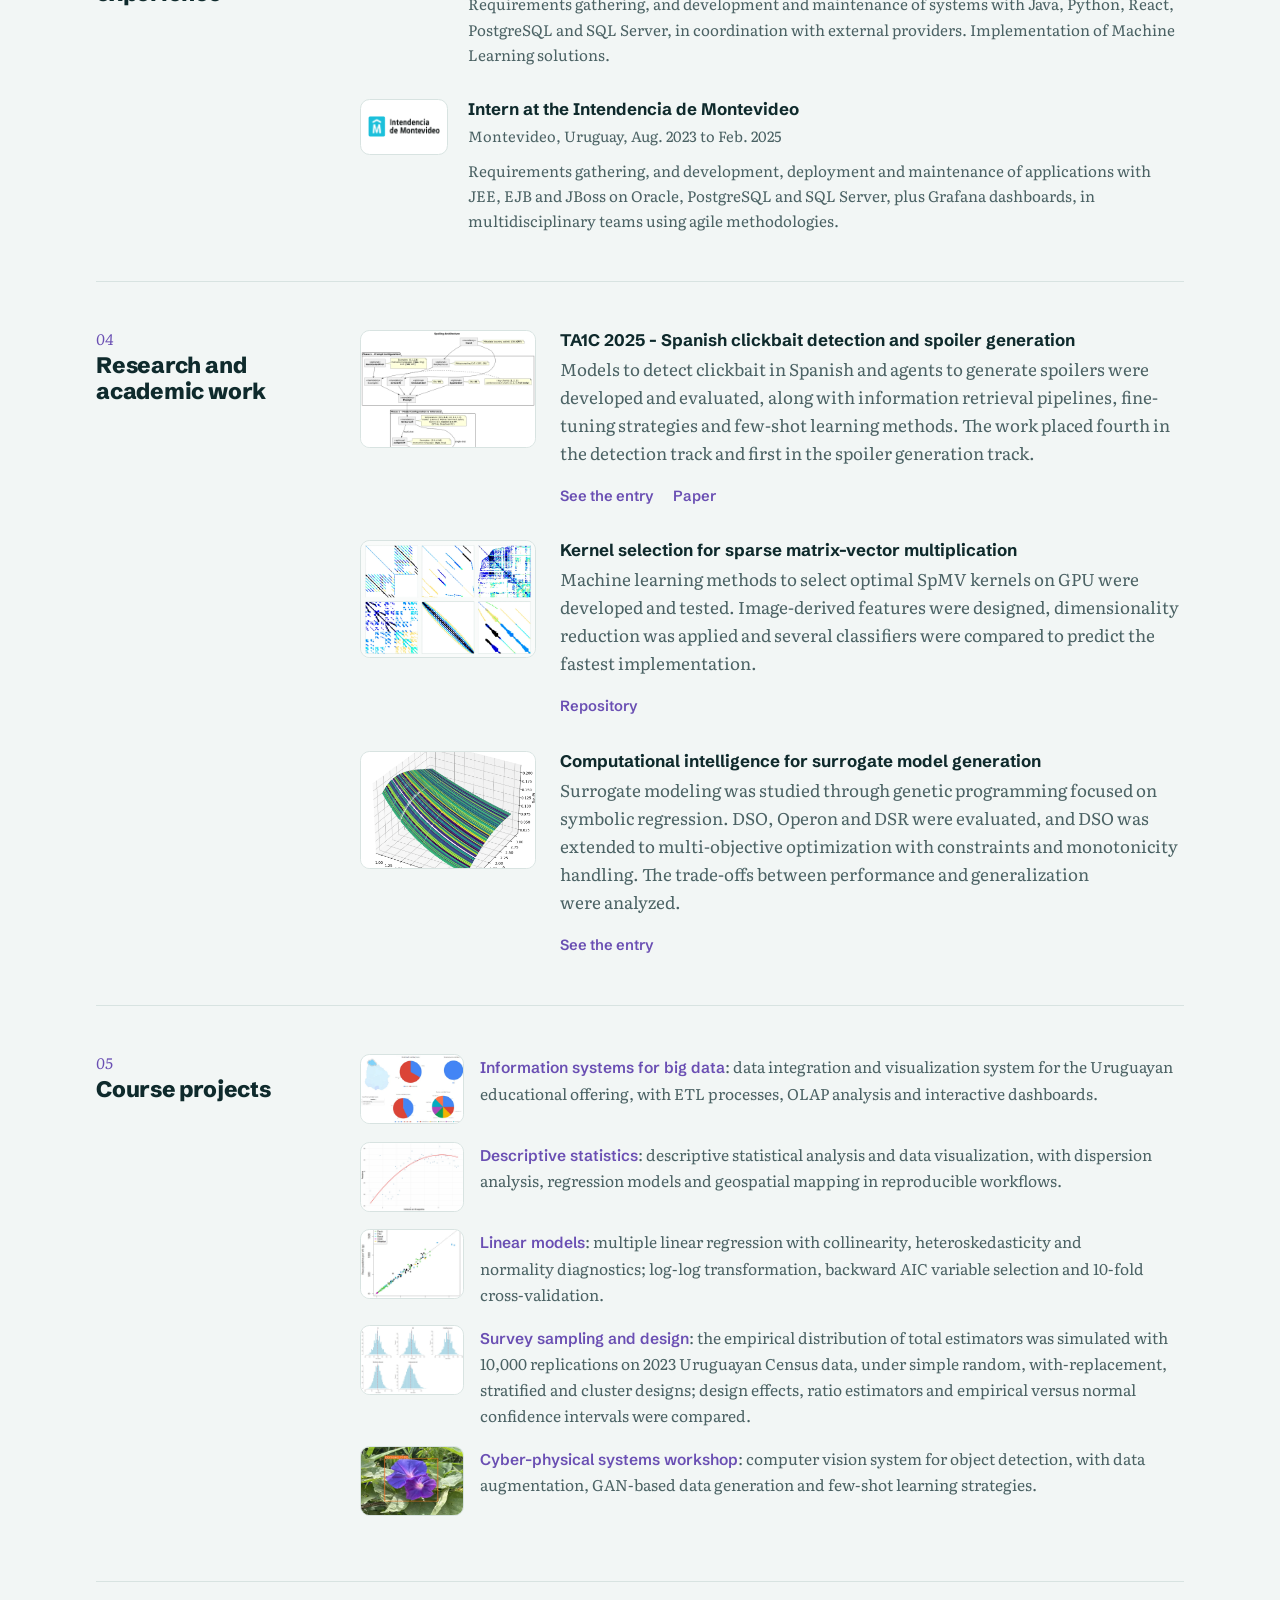
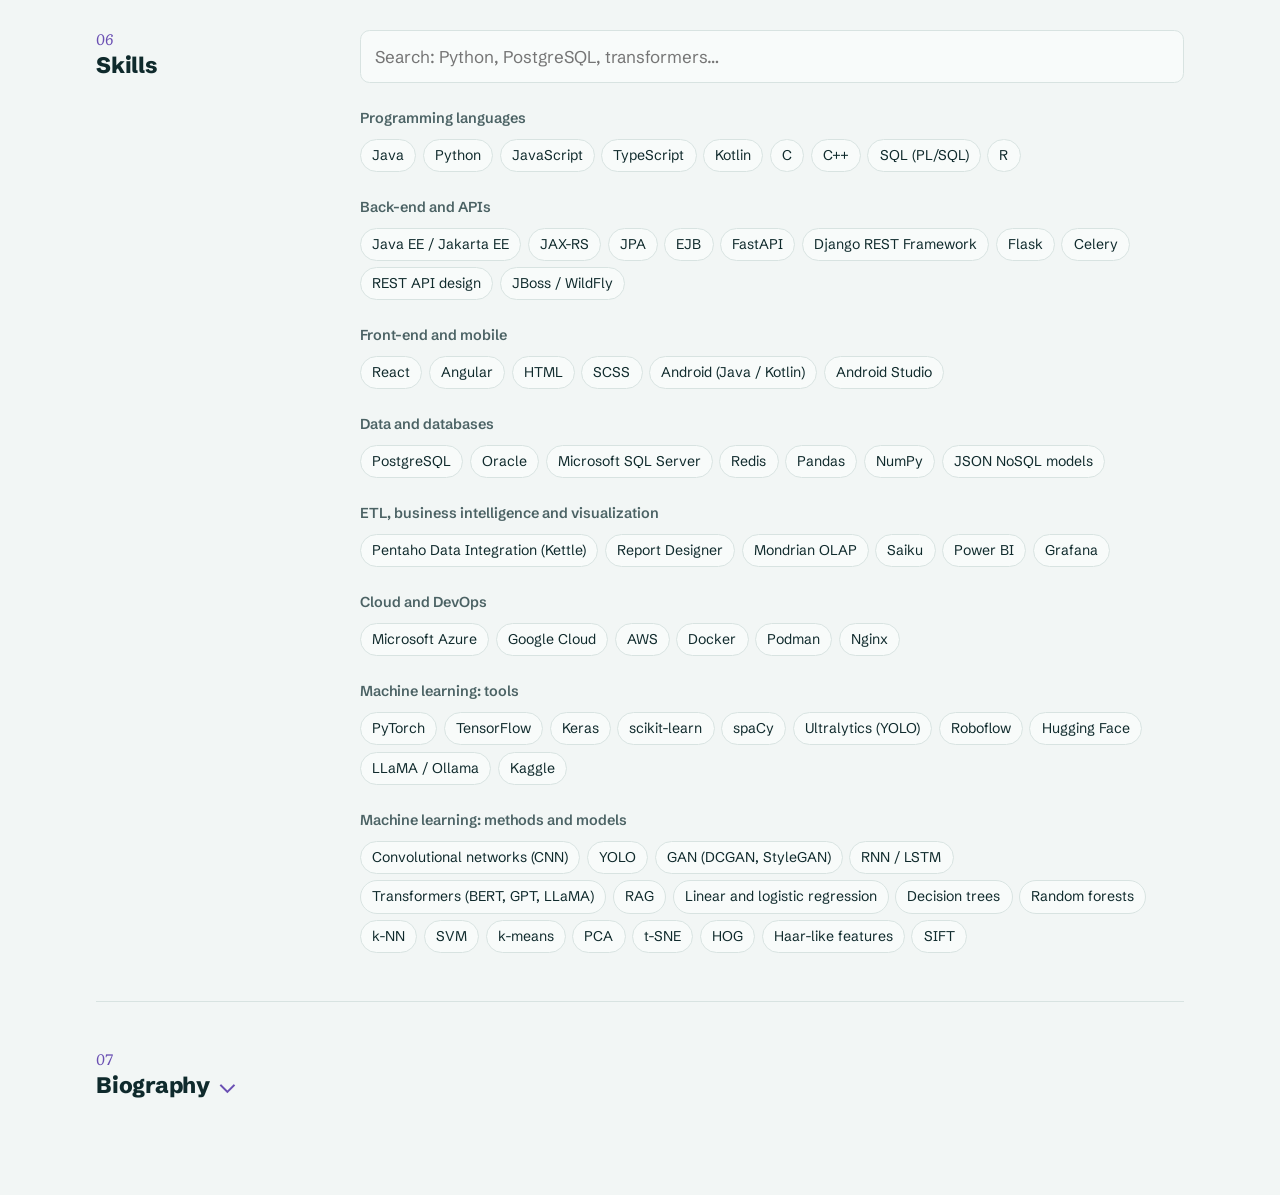
<file: en/about.html>
<!doctype html>
<html lang="en">
<head>
  <meta charset="utf-8">
  <meta name="viewport" content="width=device-width, initial-scale=1">
  <title>About me</title>
  <link rel="preconnect" href="https://fonts.googleapis.com">
  <link rel="preconnect" href="https://fonts.gstatic.com" crossorigin>
  <link rel="stylesheet" href="https://fonts.googleapis.com/css2?family=Literata:ital,opsz,wght@0,7..72,400..700;1,7..72,400..700&family=Schibsted+Grotesk:wght@400..900&display=swap">
  <link rel="alternate" hreflang="es" href="../sobre_mi.html">
  <link rel="stylesheet" href="../styles.css">
  <script src="../tema.js"></script>
</head>
<body>
  <header>
    <nav class="barra">
      <a href="index.html">← Data, models and a few curiosities</a>
      <div class="acciones">
        <div class="idioma" role="group" aria-label="Idioma / Language"><a href="../sobre_mi.html" lang="es" hreflang="es">ES</a><a href="about.html" lang="en" hreflang="en" aria-current="page">EN</a></div>
        <button class="cambiar-tema" type="button" aria-label="Toggle theme"><svg class="icono-luna" viewBox="0 0 24 24" aria-hidden="true"><path d="M21 12.8A9 9 0 1 1 11.2 3a7 7 0 0 0 9.8 9.8z"/></svg><svg class="icono-sol" viewBox="0 0 24 24" aria-hidden="true"><circle cx="12" cy="12" r="4.2"/><path d="M12 2v2.2M12 19.8V22M4.9 4.9l1.6 1.6M17.5 17.5l1.6 1.6M2 12h2.2M19.8 12H22M4.9 19.1l1.6-1.6M17.5 6.5l1.6-1.6"/></svg></button>
      </div>
    </nav>
    <h1>Miguelángel Díaz Cerecetto</h1>
    <p class="bajada">Computer Engineer with over three years in full-stack development and machine learning. Studying Statistics, Economics and a Master's in Computer Science, with the goal of designing solutions end to end.</p>
    <p class="redes">
      <a href="https://www.linkedin.com/in/diazcerecetto" aria-label="LinkedIn" title="LinkedIn">
        <svg viewBox="0 0 24 24" aria-hidden="true"><path d="M20.447 20.452h-3.554v-5.569c0-1.328-.027-3.037-1.852-3.037-1.853 0-2.136 1.445-2.136 2.939v5.667H9.351V9h3.414v1.561h.046c.477-.9 1.637-1.85 3.37-1.85 3.601 0 4.267 2.37 4.267 5.455v6.286zM5.337 7.433c-1.144 0-2.063-.926-2.063-2.065 0-1.138.92-2.063 2.063-2.063 1.14 0 2.064.925 2.064 2.063 0 1.139-.925 2.065-2.064 2.065zm1.782 13.019H3.555V9h3.564v11.452zM22.225 0H1.771C.792 0 0 .774 0 1.729v20.542C0 23.227.792 24 1.771 24h20.451C23.2 24 24 23.227 24 22.271V1.729C24 .774 23.2 0 22.222 0h.003z"/></svg>
      </a>
      <a href="https://github.com/DiazCerecetto" aria-label="GitHub" title="GitHub">
        <svg viewBox="0 0 24 24" aria-hidden="true"><path d="M12 .297c-6.63 0-12 5.373-12 12 0 5.303 3.438 9.8 8.205 11.385.6.113.82-.258.82-.577 0-.285-.01-1.04-.015-2.04-3.338.724-4.042-1.61-4.042-1.61C4.422 18.07 3.633 17.7 3.633 17.7c-1.087-.744.084-.729.084-.729 1.205.084 1.838 1.236 1.838 1.236 1.07 1.835 2.809 1.305 3.495.998.108-.776.417-1.305.76-1.605-2.665-.3-5.466-1.332-5.466-5.93 0-1.31.465-2.38 1.235-3.22-.135-.303-.54-1.523.105-3.176 0 0 1.005-.322 3.3 1.23.96-.267 1.98-.399 3-.405 1.02.006 2.04.138 3 .405 2.28-1.552 3.285-1.23 3.285-1.23.645 1.653.24 2.873.12 3.176.765.84 1.23 1.91 1.23 3.22 0 4.61-2.805 5.625-5.475 5.92.42.36.81 1.096.81 2.22 0 1.606-.015 2.896-.015 3.286 0 .315.21.69.825.57C20.565 22.092 24 17.592 24 12.297c0-6.627-5.373-12-12-12"/></svg>
      </a>
    </p>
  </header>

  <main class="cv">
    <section>
      <h2>Education</h2>
      <div>
        <div class="area">
          <h3>Computer Science</h3>
          <div class="item">
            <h4><span class="carrera">M.Sc. in Computer Science</span><span class="sep"> | </span><span class="datos">PEDECIBA | 2026 - | <a href="https://diazcerecetto.github.io/clickbait/">Thesis</a></span></h4>
            <p>Thesis on natural language processing and AI agent-based systems.</p>
            <div class="avance"><progress value="61" max="160">61 of 160</progress><span>61 / 160 credits</span></div>
          </div>
          <div class="item terminada">
            <h4><span class="carrera">Computer Engineering</span><span class="sep"> | </span><span class="datos">FING - UDELAR | 2020 - 2025 | <a href="https://hdl.handle.net/20.500.12008/48506">Final project (2024)</a></span></h4>
          </div>
        </div>
        <div class="area">
          <h3>Statistics</h3>
          <div class="item">
            <h4><span class="carrera">B.Sc. in Statistics</span><span class="sep"> | </span><span class="datos">FCEA - UDELAR | 2025 -</span></h4>
            <div class="avance"><progress value="360" max="360">360 of 360</progress><span>360 / 360 credits</span></div>
            <p class="pendiente">Remaining:</p>
            <ul class="chips pendientes">
              <li>Inference II <span class="en-curso">WIP</span></li>
              <li>Supervised Statistical Learning <span class="en-curso">WIP</span></li>
              <li>Differential Equations</li>
              <li>Time Series</li>
              <li>Multivariate Analysis</li>
            </ul>
          </div>
        </div>
        <div class="area">
          <h3>Economics</h3>
          <div class="item">
            <h4><span class="carrera">B.Sc. in Economics</span><span class="sep"> | </span><span class="datos">FCEA - UDELAR | 2025 -</span></h4>
            <div class="avance"><progress value="100" max="360">100 of 360</progress><span>100 / 360 credits</span></div>
          </div>
        </div>
      </div>
    </section>

    <section>
      <h2>Currently taking</h2>
      <ul class="cursando">
        <li>Supervised Statistical Learning <span>B.Sc. in Statistics</span></li>
        <li>Inference II <span>B.Sc. in Statistics</span></li>
        <li>Microeconomics I <span>B.Sc. in Economics</span></li>
        <li>Introduction to Macroeconomics <span>B.Sc. in Economics</span></li>
      </ul>
    </section>

    <section>
      <h2>Professional experience</h2>
      <div>
        <div class="item empleo">
          <img class="logo" src="../img/logo-mides.png" alt="Ministry of Social Development logo" width="344" height="140">
          <div>
            <h3>IT Analyst at the Ministry of Social Development</h3>
            <p class="meta">Montevideo, Uruguay, since Mar. 2025</p>
            <p class="nota">Requirements gathering, and development and maintenance of systems with Java, Python, React, PostgreSQL and SQL Server, in coordination with external providers. Implementation of Machine Learning solutions.</p>
          </div>
        </div>
        <div class="item empleo">
          <img class="logo" src="../img/logo-intendencia.png" alt="Intendencia de Montevideo logo" width="305" height="89">
          <div>
            <h3>Intern at the Intendencia de Montevideo</h3>
            <p class="meta">Montevideo, Uruguay, Aug. 2023 to Feb. 2025</p>
            <p class="nota">Requirements gathering, and development, deployment and maintenance of applications with JEE, EJB and JBoss on Oracle, PostgreSQL and SQL Server, plus Grafana dashboards, in multidisciplinary teams using agile methodologies.</p>
          </div>
        </div>
      </div>
    </section>

    <section>
      <h2>Research and academic work</h2>
      <div>
        <div class="item con-imagen">
          <span class="miniatura"><img src="../img/spoilers.webp" alt="" width="960" height="640" loading="lazy"></span>
          <div>
            <h3>TA1C 2025 - Spanish clickbait detection and spoiler generation</h3>
            <p>Models to detect clickbait in Spanish and agents to generate spoilers were developed and evaluated, along with information retrieval pipelines, fine-tuning strategies and few-shot learning methods. The work placed fourth in the detection track and first in the spoiler generation track.</p>
            <p class="enlaces"><a href="index.html#spoilers">See the entry</a> <a href="https://ceur-ws.org/Vol-4098/TA1C_paper1.pdf">Paper</a></p>
          </div>
        </div>
        <div class="item con-imagen">
          <span class="miniatura"><img src="../img/spmv.webp" alt="" width="1054" height="712" loading="lazy"></span>
          <div>
            <h3>Kernel selection for sparse matrix-vector multiplication</h3>
            <p>Machine learning methods to select optimal SpMV kernels on GPU were developed and tested. Image-derived features were designed, dimensionality reduction was applied and several classifiers were compared to predict the fastest implementation.</p>
            <p class="enlaces"><a href="https://github.com/DiazCerecetto/SPMV">Repository</a></p>
          </div>
        </div>
        <div class="item con-imagen">
          <span class="miniatura"><img src="../img/regresion.webp" alt="" width="675" height="450" loading="lazy"></span>
          <div>
            <h3>Computational intelligence for surrogate model generation</h3>
            <p>Surrogate modeling was studied through genetic programming focused on symbolic regression. DSO, Operon and DSR were evaluated, and DSO was extended to multi-objective optimization with constraints and monotonicity handling. The trade-offs between performance and generalization were analyzed.</p>
            <p class="enlaces"><a href="index.html#regresion">See the entry</a></p>
          </div>
        </div>
      </div>
    </section>

    <section>
      <h2>Course projects</h2>
      <div>
        <div class="item">
          <ul class="proyectos">
            <li><span class="miniatura"><img src="../img/granvoldat.webp" alt="" width="600" height="400" loading="lazy"></span><p><a href="https://github.com/DiazCerecetto/granvoldat">Information systems for big data</a>: data integration and visualization system for the Uruguayan educational offering, with ETL processes, OLAP analysis and interactive dashboards.</p></li>
            <li><span class="miniatura"><img src="../img/omnibus.webp" alt="" width="960" height="640" loading="lazy"></span><p><a href="index.html#omnibus">Descriptive statistics</a>: descriptive statistical analysis and data visualization, with dispersion analysis, regression models and geospatial mapping in reproducible workflows.</p></li>
            <li><span class="miniatura"><img src="../img/peces.webp" alt="" width="960" height="640" loading="lazy"></span><p><a href="index.html#peces">Linear models</a>: multiple linear regression with collinearity, heteroskedasticity and normality diagnostics; log-log transformation, backward AIC variable selection and 10-fold cross-validation.</p></li>
            <li><span class="miniatura"><img src="../img/muestreo.webp" alt="" width="960" height="640" loading="lazy"></span><p><a href="index.html#muestreo">Survey sampling and design</a>: the empirical distribution of total estimators was simulated with 10,000 replications on 2023 Uruguayan Census data, under simple random, with-replacement, stratified and cluster designs; design effects, ratio estimators and empirical versus normal confidence intervals were compared.</p></li>
            <li><span class="miniatura"><img src="../img/malezas.webp" alt="" width="600" height="400" loading="lazy"></span><p><a href="https://gitlab.fing.edu.uy/miguelangel.diaz/TSCF-detector-malezas">Cyber-physical systems workshop</a>: computer vision system for object detection, with data augmentation, GAN-based data generation and few-shot learning strategies.</p></li>
          </ul>
        </div>
      </div>
    </section>

    <section>
      <h2>Skills</h2>
      <div>
        <input id="buscar-habilidad" type="search" placeholder="Search: Python, PostgreSQL, transformers…" aria-label="Search for a skill">

        <div class="grupo">
          <h3>Programming languages</h3>
          <ul class="chips"><li>Java</li><li>Python</li><li>JavaScript</li><li>TypeScript</li><li>Kotlin</li><li>C</li><li>C++</li><li>SQL (PL/SQL)</li><li>R</li></ul>
        </div>
        <div class="grupo">
          <h3>Back-end and APIs</h3>
          <ul class="chips"><li>Java EE / Jakarta EE</li><li>JAX-RS</li><li>JPA</li><li>EJB</li><li>FastAPI</li><li>Django REST Framework</li><li>Flask</li><li>Celery</li><li>REST API design</li><li>JBoss / WildFly</li></ul>
        </div>
        <div class="grupo">
          <h3>Front-end and mobile</h3>
          <ul class="chips"><li>React</li><li>Angular</li><li>HTML</li><li>SCSS</li><li>Android (Java / Kotlin)</li><li>Android Studio</li></ul>
        </div>
        <div class="grupo">
          <h3>Data and databases</h3>
          <ul class="chips"><li>PostgreSQL</li><li>Oracle</li><li>Microsoft SQL Server</li><li>Redis</li><li>Pandas</li><li>NumPy</li><li>JSON NoSQL models</li></ul>
        </div>
        <div class="grupo">
          <h3>ETL, business intelligence and visualization</h3>
          <ul class="chips"><li>Pentaho Data Integration (Kettle)</li><li>Report Designer</li><li>Mondrian OLAP</li><li>Saiku</li><li>Power BI</li><li>Grafana</li></ul>
        </div>
        <div class="grupo">
          <h3>Cloud and DevOps</h3>
          <ul class="chips"><li>Microsoft Azure</li><li>Google Cloud</li><li>AWS</li><li>Docker</li><li>Podman</li><li>Nginx</li></ul>
        </div>
        <div class="grupo">
          <h3>Machine learning: tools</h3>
          <ul class="chips"><li>PyTorch</li><li>TensorFlow</li><li>Keras</li><li>scikit-learn</li><li>spaCy</li><li>Ultralytics (YOLO)</li><li>Roboflow</li><li>Hugging Face</li><li>LLaMA / Ollama</li><li>Kaggle</li></ul>
        </div>
        <div class="grupo">
          <h3>Machine learning: methods and models</h3>
          <ul class="chips"><li>Convolutional networks (CNN)</li><li>YOLO</li><li>GAN (DCGAN, StyleGAN)</li><li>RNN / LSTM</li><li>Transformers (BERT, GPT, LLaMA)</li><li>RAG</li><li>Linear and logistic regression</li><li>Decision trees</li><li>Random forests</li><li>k-NN</li><li>SVM</li><li>k-means</li><li>PCA</li><li>t-SNE</li><li>HOG</li><li>Haar-like features</li><li>SIFT</li></ul>
        </div>

        <p class="sin-resultados" hidden>No matching skills.</p>
      </div>
    </section>

    <section class="trayectoria">
      <details>
        <summary><h2>Biography</h2></summary>
        <ol class="recorrido">
          <li class="anio">
            <h3>2011</h3>
            <ul>
              <li class="hito premio">
                <div>
                  <h4>Honorable mention at the Casavalle Mathematics Olympiad</h4>
                  <p>4th year of primary school. Organized by Centro Educativo Los Pinos.</p>
                </div>
                <span class="miniatura"><img src="../img/logro-casavalle-2011.webp" alt="2011 honorable mention diploma" width="480" height="227" loading="lazy"></span>
              </li>
            </ul>
          </li>
          <li class="anio">
            <h3>2012</h3>
            <ul>
              <li class="hito premio">
                <div>
                  <h4>Bronze medal at the Casavalle Mathematics Olympiad</h4>
                  <p>5th year of primary school. Organized by Centro Educativo Los Pinos.</p>
                </div>
                <span class="miniatura"><img src="../img/logro-casavalle-2012.webp" alt="2012 bronze medal diploma" width="480" height="204" loading="lazy"></span>
              </li>
              <li class="hito premio">
                <div>
                  <h4>National Mathematics Team</h4>
                  <p>Final of the 27th National Mathematics Olympiad, level I. Member of the national team for 2013.</p>
                </div>
                <span class="miniatura"><img src="../img/logro-seleccionado.webp" alt="National Mathematics Team certificate" width="480" height="208" loading="lazy"></span>
              </li>
            </ul>
          </li>
          <li class="anio">
            <h3>2013</h3>
            <ul>
              <li class="hito premio">
                <div>
                  <h4>First prize at the Kangaroo Math Tournament</h4>
                  <p>20th tournament, organized by Com-Partida de Matemática del Uruguay.</p>
                </div>
                <span class="miniatura"><img src="../img/logro-canguro.webp" alt="Kangaroo Math Tournament certificate" width="480" height="211" loading="lazy"></span>
              </li>
              <li class="hito">
                <div>
                  <h4>Mathematical Olympiads for Elementary &amp; Middle Schools</h4>
                  <p>Took part in the 2012 - 2013 contests with Centro Educativo Los Pinos.</p>
                </div>
                <span class="miniatura"><img src="../img/logro-moems.webp" alt="Mathematical Olympiads participation certificate" width="480" height="259" loading="lazy"></span>
              </li>
              <li class="hito premio">
                <div>
                  <h4>Silver medal at the Casavalle Mathematics Olympiad</h4>
                  <p>6th year of primary school. Award ceremony at Centro Educativo Los Pinos, with Vice President Danilo Astori. In the photo I am second from the left in the front row. <a href="https://www.subrayado.com.uy/no-olvidemos-que-alumnos-son-el-centro-del-proceso-educativo-n26162">Photo and article in Subrayado (in Spanish)</a></p>
                </div>
                <div class="miniaturas">
                  <span class="miniatura"><img src="../img/logro-casavalle-2013.webp" alt="2013 silver medal diploma" width="480" height="216" loading="lazy"></span>
                  <span class="miniatura"><img src="../img/logro-casavalle.webp" alt="Students with their diplomas next to Danilo Astori at Los Pinos" width="403" height="304" loading="lazy"></span>
                </div>
              </li>
              <li class="hito premio">
                <div>
                  <h4>Fifth prize at the National Mathematics Olympiad</h4>
                  <p>Final of the 28th Olympiad. Member of the national team for 2014.</p>
                </div>
                <span class="miniatura"><img src="../img/logro-olimpiada.webp" alt="Fifth prize certificate, National Mathematics Olympiad" width="480" height="226" loading="lazy"></span>
              </li>
            </ul>
          </li>
          <li class="anio">
            <h3>2016</h3>
            <ul>
              <li class="hito premio">
                <div>
                  <h4>Bronze medal at the Casavalle Mathematics Olympiad</h4>
                  <p>3rd year of secondary school.</p>
                </div>
                <span class="miniatura"><img src="../img/logro-casavalle-2016.webp" alt="2016 bronze medal diploma" width="480" height="236" loading="lazy"></span>
              </li>
              <li class="hito">
                <div>
                  <h4>Computational Thinking Technology Fair</h4>
                  <p>Took part in the 2016 edition.</p>
                </div>
                <span class="miniatura"><img src="../img/logro-feria.webp" alt="Computational Thinking Technology Fair certificate" width="480" height="249" loading="lazy"></span>
              </li>
            </ul>
          </li>
          <li class="anio">
            <h3>2017</h3>
            <ul>
              <li class="hito premio">
                <div>
                  <h4>Honorable mention at the Casavalle Mathematics Olympiad</h4>
                  <p>4th year of secondary school.</p>
                </div>
                <span class="miniatura"><img src="../img/logro-casavalle-2017.webp" alt="2017 honorable mention diploma" width="480" height="196" loading="lazy"></span>
              </li>
            </ul>
          </li>
          <li class="anio">
            <h3>2019</h3>
            <ul>
              <li class="hito premio">
                <div>
                  <h4>Second place at the Juegos Deportivos Nacionales</h4>
                  <p>Third category.</p>
                </div>
                <span class="miniatura"><img src="../img/logro-ajedrez.webp" alt="Juegos Deportivos Nacionales certificate" width="480" height="283" loading="lazy"></span>
              </li>
              <li class="hito premio">
                <div>
                  <h4>High school diploma</h4>
                  <p>Science and Mathematics track, Secondary Education Council.</p>
                </div>
              </li>
              <li class="hito premio">
                <div>
                  <h4>Inspira award</h4>
                  <p>Distinction from Uruguay's Secondary Education Council for projects that started in the classroom and reached national or international recognition. Member of the Liceo 15 team that made coffee from butiá palm seeds. <a href="https://ladiaria.com.uy/educacion/articulo/2019/12/secundaria-entrego-25-premios-a-equipos-de-liceales-que-se-destacaron-durante-el-ano/">The ceremony in la diaria (in Spanish)</a></p>
                </div>
                <span class="miniatura"><img src="../img/logro-inspira.webp" alt="Inspira award certificate" width="480" height="201" loading="lazy"></span>
              </li>
            </ul>
          </li>
          <li class="anio">
            <h3>2020</h3>
            <ul>
              <li class="hito">
                <div>
                  <h4>Started Computer Engineering</h4>
                  <p>FING - UDELAR</p>
                </div>
              </li>
            </ul>
          </li>
          <li class="anio">
            <h3>2023</h3>
            <ul>
              <li class="hito premio">
                <div>
                  <h4>Computer Analyst degree</h4>
                  <p>Intermediate degree of Computer Engineering. FING - UDELAR</p>
                </div>
              </li>
            </ul>
          </li>
          <li class="anio">
            <h3>2024</h3>
            <ul>
              <li class="hito">
                <div>
                  <h4>Enrolled in the B.Sc. in Mathematics</h4>
                  <p>FCIEN - UDELAR</p>
                </div>
              </li>
              <li class="hito premio">
                <div>
                  <h4>Final project with the highest grade</h4>
                  <p><a href="https://hdl.handle.net/20.500.12008/48506">Computational intelligence for surrogate model generation</a>, with 12/12 in Computer Engineering.</p>
                </div>
              </li>
            </ul>
          </li>
          <li class="anio">
            <h3>2025</h3>
            <ul>
              <li class="hito premio">
                <div>
                  <h4>Computer Engineering degree</h4>
                  <p>FING - UDELAR</p>
                </div>
              </li>
              <li class="hito">
                <div>
                  <h4>Started the B.Sc. in Statistics and the B.Sc. in Economics</h4>
                  <p>FCEA - UDELAR</p>
                </div>
              </li>
            </ul>
          </li>
          <li class="anio">
            <h3>2026</h3>
            <ul>
              <li class="hito">
                <div>
                  <h4>Started the M.Sc. in Computer Science</h4>
                  <p>PEDECIBA | <a href="https://diazcerecetto.github.io/clickbait/">Thesis</a></p>
                </div>
              </li>
            </ul>
          </li>
        </ol>
      </details>
    </section>
  </main>

  <script src="../cv.js"></script>
</body>
</html>
</file>
<file: styles.css>
/* Colores */

:root {
  color-scheme: light dark;
  --fondo: light-dark(#f2f6f5, #0c1a1b);
  --tarjeta: light-dark(#f8fbfa, #102324);
  --texto: light-dark(#0f2a2c, #e1eeed);
  --texto-suave: light-dark(#4b6264, #94aaa9);
  --acento: light-dark(#6a4fb3, #c3b3ff);
  --linea: light-dark(#d8e3e1, #1e3031);

  --fuente-titulos: "Schibsted Grotesk", system-ui, sans-serif;
  --fuente-texto: "Literata", Georgia, serif;
}

/* Tema elegido con el botón; sin elección, manda el sistema */

:root[data-tema="claro"] {
  color-scheme: light;
}

:root[data-tema="oscuro"] {
  color-scheme: dark;
}

::view-transition-old(root),
::view-transition-new(root) {
  animation: none;
  mix-blend-mode: normal;
}

::selection {
  background: var(--acento);
  color: var(--fondo);
}

/* Fondo: brillo arriba y textura de grano */

body {
  margin: 0;
  min-height: 100dvh;
  background:
    radial-gradient(60rem 30rem at 50% -10%, color-mix(in oklab, var(--acento) 14%, transparent), transparent 70%),
    var(--fondo);
  color: var(--texto);
  font-family: var(--fuente-texto);
  font-size: 1.0625rem;
  line-height: 1.65;
}

body::before {
  content: "";
  position: fixed;
  inset: 0;
  z-index: -1;
  pointer-events: none;
  opacity: 0.07;
  background-image: url("data:image/svg+xml,%3Csvg xmlns='http://www.w3.org/2000/svg' width='160' height='160'%3E%3Cfilter id='g'%3E%3CfeTurbulence type='fractalNoise' baseFrequency='.8' numOctaves='3' stitchTiles='stitch'/%3E%3C/filter%3E%3Crect width='100%25' height='100%25' filter='url(%23g)'/%3E%3C/svg%3E");
}

/* Estructura: título arriba y grilla de entradas */

header,
main,
footer {
  max-width: 68rem;
  margin: 0 auto;
  padding: 0 1.25rem;
}

header {
  padding-top: clamp(4rem, 10vw, 7rem);
  padding-bottom: 2.5rem;
}

main {
  display: grid;
  grid-template-columns: repeat(auto-fill, minmax(min(100%, 18rem), 1fr));
  gap: 1rem;
  padding-bottom: 3rem;
}

footer {
  padding-bottom: 4rem;
  font-size: 0.9rem;
}

footer p {
  margin: 0;
}

.barra {
  display: flex;
  flex-wrap: wrap;
  justify-content: space-between;
  align-items: center;
  gap: 0.6rem 1rem;
  margin-bottom: 0.75rem;
}

.barra .autor {
  white-space: nowrap;
}

.acciones {
  display: flex;
  flex: none;
  align-items: center;
  gap: 0.75rem;
}

/* Selector de idioma: dos segmentos, el actual relleno */

.idioma {
  display: flex;
  padding: 0.2rem;
  font-family: var(--fuente-titulos);
  font-size: 0.8rem;
  font-weight: 700;
  letter-spacing: 0.04em;
  background: color-mix(in oklab, var(--tarjeta) 70%, transparent);
  border: 1px solid var(--linea);
  border-radius: 999px;
}

.idioma a {
  padding: 0.3rem 0.6rem;
  line-height: 1;
  color: var(--texto-suave);
  text-decoration: none;
  border-radius: 999px;
  transition: color 0.2s, background-color 0.2s;
}

.idioma a:hover {
  color: var(--acento);
}

.idioma a[aria-current="page"] {
  color: var(--fondo);
  background: var(--acento);
}

.idioma a:focus-visible {
  outline: 2px solid var(--acento);
  outline-offset: 2px;
}

.cambiar-tema {
  display: grid;
  place-items: center;
  flex: none;
  width: 2.4rem;
  height: 2.4rem;
  padding: 0;
  color: var(--texto);
  background: color-mix(in oklab, var(--tarjeta) 70%, transparent);
  border: 1px solid var(--linea);
  border-radius: 50%;
  cursor: pointer;
  transition: color 0.2s, border-color 0.2s;
}

.cambiar-tema:hover,
.cambiar-tema:focus-visible {
  color: var(--acento);
  border-color: var(--acento);
}

.cambiar-tema:focus-visible {
  outline: 2px solid var(--acento);
  outline-offset: 2px;
}

.cambiar-tema svg {
  width: 1.15rem;
  height: 1.15rem;
  transition: rotate 0.4s cubic-bezier(0.2, 0.7, 0.2, 1);
}

.cambiar-tema:hover svg {
  rotate: -20deg;
}

.icono-luna {
  fill: currentColor;
}

.icono-sol {
  display: none;
  fill: currentColor;
  stroke: currentColor;
  stroke-width: 2;
  stroke-linecap: round;
}

/* En oscuro se muestra el sol (para volver a claro) y las imágenes bajan un poco el brillo */

:root[data-tema="oscuro"] .icono-sol {
  display: block;
}

:root[data-tema="oscuro"] .icono-luna {
  display: none;
}

:root[data-tema="oscuro"] .miniatura img,
:root[data-tema="oscuro"] article img {
  filter: brightness(0.88);
}

@media (prefers-color-scheme: dark) {
  :root:not([data-tema="claro"]) .icono-sol {
    display: block;
  }

  :root:not([data-tema="claro"]) .icono-luna {
    display: none;
  }

  :root:not([data-tema="claro"]) .miniatura img,
  :root:not([data-tema="claro"]) article img {
    filter: brightness(0.88);
  }
}

.autor {
  margin: 0;
  font-family: var(--fuente-titulos);
  font-weight: 600;
}

h1 {
  margin: 0;
  font-size: clamp(2.5rem, 7vw, 4rem);
  font-family: var(--fuente-titulos);
  font-weight: 800;
  line-height: 1.05;
  letter-spacing: -0.02em;
  text-wrap: balance;
}

.bajada {
  max-width: 40rem;
  margin: 1rem 0 0;
  color: var(--texto-suave);
  font-size: 1.05rem;
  line-height: 1.55;
  text-wrap: pretty;
}

.redes {
  display: flex;
  gap: 0.9rem;
  margin: 1.1rem 0 0;
}

.redes a {
  display: inline-flex;
  color: var(--texto-suave);
  transition: color 0.2s, translate 0.2s;
}

.redes a:hover,
.redes a:focus-visible {
  color: var(--acento);
  translate: 0 -2px;
}

.redes svg {
  width: 1.6rem;
  height: 1.6rem;
  fill: currentColor;
}

/* Tarjetas */

article {
  position: relative;
  display: flex;
  flex-direction: column;
  padding: 1.5rem;
  background: var(--tarjeta);
  border: 1px solid var(--linea);
  border-radius: 0.875rem;
  transition: border-color 0.3s, background-color 0.3s;
  scroll-margin-top: 2rem;
}

article:target {
  border-color: var(--acento);
  box-shadow: 0 0 0 4px color-mix(in oklab, var(--acento) 25%, transparent);
}

article img {
  display: block;
  width: calc(100% + 3rem);
  height: auto;
  aspect-ratio: 3 / 2;
  object-fit: cover;
  margin: -1.5rem -1.5rem 1.25rem;
  border-bottom: 1px solid var(--linea);
  border-radius: calc(0.875rem - 1px) calc(0.875rem - 1px) 0 0;
  background: #fff;
}

@media (prefers-color-scheme: dark) {
  article img {
    filter: brightness(0.9);
  }
}

.wip {
  position: absolute;
  top: 0.75rem;
  right: 0.75rem;
  padding: 0.2rem 0.6rem;
  border-radius: 999px;
  background: var(--acento);
  color: var(--fondo);
  font-size: 0.75rem;
  font-weight: 700;
  letter-spacing: 0.06em;
}

/* Celular: miniatura a la izquierda y texto a la derecha */

@media (max-width: 40rem) {
  article {
    display: grid;
    grid-template-columns: 5.5rem minmax(0, 1fr);
    column-gap: 1rem;
    align-items: start;
    padding: 1rem;
  }

  article img {
    grid-row: 1 / span 3;
    width: 100%;
    aspect-ratio: 1;
    margin: 0;
    border: 1px solid var(--linea);
    border-radius: 0.6rem;
  }

  article p {
    margin-bottom: 0.6rem;
    font-size: 0.95rem;
    line-height: 1.55;
  }

  article p:last-child {
    margin-top: 0;
  }

  .wip {
    position: static;
    margin-left: 0.3rem;
    padding: 0.1rem 0.45rem;
    font-size: 0.65rem;
    vertical-align: 0.15em;
  }
}

h2 {
  margin: 0 0 0.6rem;
  font-size: 1.2rem;
  font-family: var(--fuente-titulos);
  font-weight: 700;
  line-height: 1.25;
  text-wrap: balance;
}

p {
  margin: 0 0 1rem;
  color: var(--texto-suave);
  text-wrap: pretty;
}

p:last-child {
  margin-bottom: 0;
}

article p:last-child {
  margin-top: auto;
}

var {
  font-style: italic;
}

sup {
  line-height: 0;
}

/* Links. En las tarjetas, toda la tarjeta es clickeable */

a {
  color: var(--acento);
  font-family: var(--fuente-titulos);
  font-weight: 600;
  text-decoration: none;
  background: linear-gradient(currentColor, currentColor) 0 100% / 0 1px no-repeat;
  transition: background-size 0.3s;
}

article a::before {
  content: "";
  position: absolute;
  inset: 0;
}

article a::after {
  content: "→";
  display: inline-block;
  margin-left: 0.35em;
  transition: translate 0.3s;
}

a:focus-visible {
  outline: 2px solid var(--acento);
  outline-offset: 2px;
}

article a:focus-visible {
  outline: none;
}

article:has(a:focus-visible) {
  outline: 2px solid var(--acento);
  outline-offset: 3px;
}

@media (hover: hover) {
  a:hover {
    background-size: 100% 1px;
  }

  article:hover {
    border-color: var(--acento);
    background: color-mix(in oklab, var(--tarjeta), var(--acento) 5%);
  }

  article:hover a {
    background-size: 100% 1px;
  }

  article:hover a::after {
    translate: 0.3em 0;
  }
}

/* CV */

main.cv {
  display: block;
  counter-reset: seccion;
}

.subtitulo {
  margin: 0.75rem 0 0;
  font-size: 1.1rem;
}

.cv section {
  display: grid;
  gap: 0.5rem 2.5rem;
  padding: 3rem 0;
  border-top: 1px solid var(--linea);
}

/* Título de sección con su número; en escritorio queda fijo mientras se recorre la sección */

.cv section > h2,
.trayectoria summary > h2 {
  margin: 0 0 1.25rem;
  font-size: 1.4rem;
  font-weight: 800;
  line-height: 1.15;
  letter-spacing: -0.01em;
  text-wrap: balance;
  counter-increment: seccion;
}

.cv section > h2::before,
.trayectoria summary > h2::before {
  content: counter(seccion, decimal-leading-zero);
  display: block;
  margin-bottom: 0.35rem;
  font-family: var(--fuente-texto);
  font-size: 0.95rem;
  font-weight: 400;
  font-style: italic;
  letter-spacing: 0;
  color: var(--acento);
}

@media (min-width: 52rem) {
  .cv section {
    grid-template-columns: 14rem minmax(0, 1fr);
  }

  .cv section > h2 {
    position: sticky;
    top: 2rem;
    align-self: start;
  }
}

.item {
  margin-bottom: 2rem;
}

.item:last-child {
  margin-bottom: 0;
}

/* Formación: cada área es una etiqueta y sus carreras cuelgan de una línea de tiempo.
   Punto vacío = en curso, punto lleno = terminada. */

.area {
  margin-bottom: 2.5rem;
}

.area:last-child {
  margin-bottom: 0;
}

.area > h3 {
  display: inline-block;
  margin: 0 0 1rem;
  padding: 0.15rem 0.6rem;
  font-family: var(--fuente-titulos);
  font-size: 0.85rem;
  font-weight: 700;
  color: var(--fondo);
  background: var(--texto);
  border-radius: 0.3rem;
}

.area .item {
  position: relative;
  margin: 0;
  padding: 0 0 1.6rem 1.4rem;
  border-left: 2px solid var(--linea);
}

.area .item::before {
  content: "";
  position: absolute;
  left: -7px;
  top: 0.4rem;
  width: 12px;
  height: 12px;
  box-sizing: border-box;
  border: 2px solid var(--acento);
  border-radius: 50%;
  background: var(--fondo);
}

.area .item.terminada::before {
  background: var(--acento);
}

.area h4 {
  margin-bottom: 0.6rem;
}

.area .avance {
  margin-top: 0.6rem;
}

.area h4 .carrera {
  display: block;
  font-size: 1.15rem;
}

.area h4 .sep {
  display: none;
}

.area h4 .datos {
  display: block;
  margin-top: 0.2rem;
  font-size: 0.9rem;
  font-weight: 500;
  color: var(--texto-suave);
}

.area h4 + p {
  margin: 0.5rem 0 0;
  font-size: 0.95rem;
  color: var(--texto-suave);
}

.area .item:last-child {
  padding-bottom: 0.2rem;
}

.item h3,
.item h4 {
  margin: 0 0 0.2rem;
  font-family: var(--fuente-titulos);
  font-size: 1.05rem;
  font-weight: 700;
  line-height: 1.3;
}

.item .meta {
  margin: 0 0 0.6rem;
  font-size: 0.92rem;
}

.item ul {
  margin: 0.5rem 0 0;
  padding-left: 1.1rem;
  color: var(--texto-suave);
}

.item .nota {
  margin: 0.4rem 0 0;
  font-size: 0.95rem;
  color: var(--texto-suave);
}

.item li {
  margin-bottom: 0.35rem;
}

.enlaces {
  margin-top: 0.6rem;
  font-size: 0.92rem;
}

.enlaces a + a {
  margin-left: 1rem;
}

.avance {
  display: flex;
  align-items: center;
  gap: 0.75rem;
  margin: 0.5rem 0 0;
}

progress {
  flex: 1;
  height: 0.5rem;
  border: 0;
  border-radius: 999px;
  background: var(--linea);
  overflow: hidden;
  appearance: none;
}

progress::-webkit-progress-bar {
  background: var(--linea);
}

progress::-webkit-progress-value {
  background: var(--acento);
  border-radius: 999px;
}

progress::-moz-progress-bar {
  background: var(--acento);
  border-radius: 999px;
}

.avance progress {
  flex: 1 1 8rem;
}

.avance {
  flex-wrap: wrap;
}

.en-curso {
  padding: 0.1rem 0.5rem;
  border-radius: 999px;
  background: color-mix(in oklab, var(--acento) 15%, transparent);
  color: var(--acento);
  font-family: var(--fuente-titulos);
  font-size: 0.75rem;
  font-weight: 700;
  white-space: nowrap;
}

.pendiente {
  margin: 0.5rem 0 0;
  font-size: 0.92rem;
}

.item .pendientes {
  margin-top: 0.6rem;
  padding-left: 0;
}

.pendientes li {
  display: inline-flex;
  align-items: center;
  gap: 0.4rem;
  background: transparent;
  border-style: dashed;
}

.cursando {
  margin: 0;
  padding: 0;
  list-style: none;
}

.cursando li {
  display: flex;
  flex-wrap: wrap;
  justify-content: space-between;
  gap: 0.25rem 1rem;
  padding: 0.55rem 0;
  border-bottom: 1px dashed var(--linea);
  font-family: var(--fuente-titulos);
  font-weight: 600;
}

.cursando li:last-child {
  border-bottom: 0;
}

.cursando span {
  font-weight: 400;
  color: var(--texto-suave);
}

.avance span:not(.en-curso) {
  font-size: 0.85rem;
  color: var(--texto-suave);
  font-variant-numeric: tabular-nums;
  white-space: nowrap;
}

.empleo {
  display: grid;
  grid-template-columns: 5.5rem minmax(0, 1fr);
  gap: 1.25rem;
  align-items: start;
}

.logo {
  box-sizing: border-box;
  width: 5.5rem;
  height: 3.5rem;
  padding: 0.45rem;
  object-fit: contain;
  background: #fff;
  border: 1px solid var(--linea);
  border-radius: 0.6rem;
}

/* Investigación: miniatura al costado del texto (arriba en pantallas chicas) */

.con-imagen {
  display: grid;
  gap: 1rem 1.5rem;
}

@media (min-width: 40rem) {
  .con-imagen {
    grid-template-columns: 11rem minmax(0, 1fr);
    align-items: start;
  }
}

.miniatura {
  position: relative;
  display: block;
  overflow: hidden;
  aspect-ratio: 3 / 2;
  border: 1px solid var(--linea);
  border-radius: 0.6rem;
  cursor: zoom-in;
  transform-origin: left center;
  transition: border-color 0.25s, scale 0.35s cubic-bezier(0.2, 0.7, 0.2, 1), box-shadow 0.35s;
}

.miniatura:focus-visible {
  outline: 2px solid var(--acento);
  outline-offset: 3px;
}

/* Con mouse, la miniatura se agranda sobre el texto al pasar por encima */

@media (hover: hover) and (pointer: fine) and (min-width: 40rem) {
  .con-imagen:hover,
  .proyectos li:hover {
    position: relative;
    z-index: 3;
  }

  .miniatura:hover {
    z-index: 5;
    scale: var(--ampliar, 2);
    border-color: var(--acento);
    box-shadow: 0 18px 40px -12px rgb(0 0 0 / 0.4);
    transition-delay: 0.12s;
  }

  .proyectos .miniatura {
    --ampliar: 2.8;
  }
}

.miniatura img {
  display: block;
  width: 100%;
  height: 100%;
  object-fit: cover;
  transition: scale 0.5s cubic-bezier(0.2, 0.7, 0.2, 1);
}

.con-imagen:hover .miniatura,
.proyectos li:hover .miniatura {
  border-color: var(--acento);
}

/* Visor: la imagen en grande al hacer clic en una miniatura */

.visor {
  max-width: min(92vw, 70rem);
  max-height: 92dvh;
  padding: 0;
  overflow: hidden;
  color: var(--texto);
  background: var(--tarjeta);
  border: 1px solid var(--linea);
  border-radius: 0.9rem;
  box-shadow: 0 30px 80px -20px rgb(0 0 0 / 0.5);
}

.visor::backdrop {
  background: rgb(6 16 17 / 0.72);
  backdrop-filter: blur(4px);
}

.visor img {
  display: block;
  max-width: min(92vw, 70rem);
  max-height: calc(92dvh - 3rem);
  width: auto;
  height: auto;
  margin: 0 auto;
}

.visor p {
  margin: 0;
  padding: 0.7rem 3.5rem 0.75rem 1rem;
  font-family: var(--fuente-titulos);
  font-size: 0.92rem;
  font-weight: 600;
  border-top: 1px solid var(--linea);
}

.visor .cerrar {
  position: absolute;
  right: 0.6rem;
  bottom: 0.45rem;
  width: 2.1rem;
  height: 2.1rem;
  padding: 0;
  font: 600 1.3rem/1 var(--fuente-titulos);
  color: var(--texto);
  background: transparent;
  border: 1px solid var(--linea);
  border-radius: 50%;
  cursor: pointer;
}

.visor .cerrar:hover,
.visor .cerrar:focus-visible {
  color: var(--acento);
  border-color: var(--acento);
}

@media (prefers-reduced-motion: no-preference) {
  .visor[open] {
    animation: abrir-visor 0.3s cubic-bezier(0.2, 0.7, 0.2, 1);
  }

  .visor[open]::backdrop {
    animation: fundido 0.3s ease-out;
  }
}

@keyframes abrir-visor {
  from {
    opacity: 0;
    scale: 0.94;
  }
}

@keyframes fundido {
  from {
    opacity: 0;
  }
}

/* Proyectos: miniatura chica a la izquierda de cada uno */

.item .proyectos {
  margin: 0;
  padding: 0;
  list-style: none;
}

.item .proyectos li {
  display: grid;
  grid-template-columns: 6.5rem minmax(0, 1fr);
  gap: 1rem;
  align-items: start;
  margin-bottom: 1.1rem;
}

@media (max-width: 40rem) {
  .item .proyectos li {
    grid-template-columns: 4.25rem minmax(0, 1fr);
    gap: 0.75rem;
  }
}

.proyectos p {
  margin: 0;
  font-size: 0.97rem;
}


.cv input {
  box-sizing: border-box;
  width: 100%;
  padding: 0.7rem 0.9rem;
  font: inherit;
  font-family: var(--fuente-titulos);
  color: var(--texto);
  background: var(--tarjeta);
  border: 1px solid var(--linea);
  border-radius: 0.6rem;
}

.cv input:focus-visible {
  outline: 2px solid var(--acento);
  border-color: var(--acento);
}

.grupo {
  margin-top: 1.5rem;
}

.grupo h3 {
  margin: 0 0 0.5rem;
  font-family: var(--fuente-titulos);
  font-size: 0.9rem;
  font-weight: 600;
  color: var(--texto-suave);
}

.chips {
  display: flex;
  flex-wrap: wrap;
  gap: 0.4rem;
  margin: 0;
  padding: 0;
  list-style: none;
}

.chips li {
  padding: 0.25rem 0.7rem;
  font-family: var(--fuente-titulos);
  font-size: 0.88rem;
  background: var(--tarjeta);
  border: 1px solid var(--linea);
  border-radius: 999px;
}

.chips li[hidden] {
  display: none;
}

.sin-resultados {
  margin-top: 1.5rem;
}

/* Trayectoria: ocupa todo el ancho, con el año grande fijo mientras se recorren sus hitos.
   Punto lleno = premio o título, punto vacío = participación o inicio. */

.cv section.trayectoria {
  display: block;
}

/* Se abre y se cierra tocando el título; empieza cerrada */

.trayectoria summary {
  display: flex;
  align-items: flex-end;
  gap: 0.75rem;
  width: fit-content;
  cursor: pointer;
  list-style: none;
}

.trayectoria summary::-webkit-details-marker {
  display: none;
}

.trayectoria summary > h2 {
  margin: 0;
  transition: color 0.2s;
}

.trayectoria summary:hover > h2 {
  color: var(--acento);
}

.trayectoria summary:focus-visible {
  outline: 2px solid var(--acento);
  outline-offset: 4px;
  border-radius: 0.2rem;
}

.trayectoria summary::after {
  content: "";
  width: 0.55rem;
  height: 0.55rem;
  margin-bottom: 0.5rem;
  border-right: 2px solid var(--acento);
  border-bottom: 2px solid var(--acento);
  rotate: 45deg;
  transition: rotate 0.25s;
}

.trayectoria details[open] summary::after {
  margin-bottom: 0.25rem;
  rotate: -135deg;
}

.trayectoria details[open] .recorrido {
  margin-top: 2rem;
}

.recorrido,
.anio > ul {
  margin: 0;
  padding: 0;
  list-style: none;
}

.anio > h3 {
  margin: 0 0 0.75rem;
  font-family: var(--fuente-titulos);
  font-size: 2.25rem;
  font-weight: 800;
  line-height: 1;
  letter-spacing: -0.02em;
  font-variant-numeric: tabular-nums;
}

.anio > ul {
  position: relative;
  padding-left: 1.4rem;
  border-left: 2px solid var(--linea);
}

.hito {
  position: relative;
  display: grid;
  gap: 0.75rem 2rem;
  padding-bottom: 2.25rem;
}

.hito::before {
  content: "";
  position: absolute;
  z-index: 1;
  left: calc(-1.4rem - 7px);
  top: 0.4rem;
  width: 12px;
  height: 12px;
  box-sizing: border-box;
  border: 2px solid var(--acento);
  border-radius: 50%;
  background: var(--fondo);
}

.hito.premio::before {
  background: var(--acento);
}

.anio:last-child .hito:last-child {
  padding-bottom: 0.2rem;
}

.hito h4 {
  margin: 0 0 0.25rem;
  font-family: var(--fuente-titulos);
  font-size: 1.15rem;
  font-weight: 700;
  line-height: 1.3;
  text-wrap: balance;
}

.hito div > p:last-child {
  margin: 0;
  font-size: 0.95rem;
  color: var(--texto-suave);
  text-wrap: pretty;
}

.hito .miniatura {
  width: min(13rem, 100%);
  aspect-ratio: auto;
  transform-origin: right center;
  background: #fff;
}

.hito .miniatura img {
  height: auto;
}

/* Hito con más de una imagen: una abajo de la otra */

.miniaturas {
  display: grid;
  gap: 0.75rem;
  width: min(13rem, 100%);
}

.hito .miniaturas .miniatura {
  width: 100%;
}

@media (min-width: 40rem) {
  .hito {
    grid-template-columns: minmax(0, 1fr) auto;
    align-items: start;
  }
}

@media (min-width: 52rem) {
  .anio {
    display: grid;
    grid-template-columns: 9rem minmax(0, 1fr);
  }

  .anio > h3 {
    position: sticky;
    top: 2rem;
    align-self: start;
    margin: 0;
    font-size: 3.25rem;
  }

  .anio > ul {
    padding-left: 2rem;
  }

  .hito {
    padding-bottom: 3rem;
  }

  .hito::before {
    left: calc(-2rem - 7px);
    top: 0.5rem;
  }

  .hito h4 {
    font-size: 1.3rem;
  }

  .hito .miniatura,
  .miniaturas {
    width: 15rem;
  }
}

@media (hover: hover) and (pointer: fine) and (min-width: 40rem) {
  .hito:hover {
    z-index: 3;
  }

  .hito:hover .miniatura {
    border-color: var(--acento);
  }
}

/* Animaciones, solo si el visitante no pidió reducir el movimiento */

@media (prefers-reduced-motion: no-preference) {
  header {
    animation: aparecer 0.9s cubic-bezier(0.2, 0.7, 0.2, 1) both;
  }

  .area .item::before {
    transition: scale 0.25s, background-color 0.25s;
  }

  .area .item:hover::before {
    scale: 1.3;
    background: var(--acento);
  }

  @supports (animation-timeline: view()) {
    article,
    .cv .item,
    .cv .area > h3,
    .cursando li,
    .grupo,
    .hito {
      animation: aparecer 1ms linear both;
      animation-timeline: view();
      animation-range: entry 0% entry 80%;
    }

    /* Barra de lectura arriba de todo en Sobre mí */
    main.cv::before {
      content: "";
      position: fixed;
      inset: 0 0 auto;
      z-index: 10;
      height: 3px;
      background: var(--acento);
      transform-origin: left;
      animation: crecer-x 1ms linear both;
      animation-timeline: scroll(root);
    }

    /* La línea de tiempo se pinta de violeta a medida que se baja */
    .area .item {
      view-timeline: --carrera;
    }

    .area .item::after {
      content: "";
      position: absolute;
      top: 0;
      bottom: 0;
      left: -2px;
      width: 2px;
      background: var(--acento);
      transform-origin: top;
      animation: crecer-y 1ms linear both;
      animation-timeline: --carrera;
      animation-range: entry 0% entry 100%;
    }

    .area .item::before {
      z-index: 1;
    }

    /* En Trayectoria, la línea se pinta igual dentro de cada año */
    .anio > ul {
      view-timeline: --anio;
    }

    .anio > ul::after {
      content: "";
      position: absolute;
      top: 0;
      bottom: 0;
      left: -2px;
      width: 2px;
      background: var(--acento);
      transform-origin: top;
      animation: crecer-y 1ms linear both;
      animation-timeline: --anio;
      animation-range: entry 0% entry 100%;
    }
  }
}

@keyframes aparecer {
  from {
    opacity: 0;
    translate: 0 1.5rem;
  }
}

@keyframes crecer-x {
  from {
    scale: 0 1;
  }
}

@keyframes crecer-y {
  from {
    scale: 1 0;
  }
}
</file>
